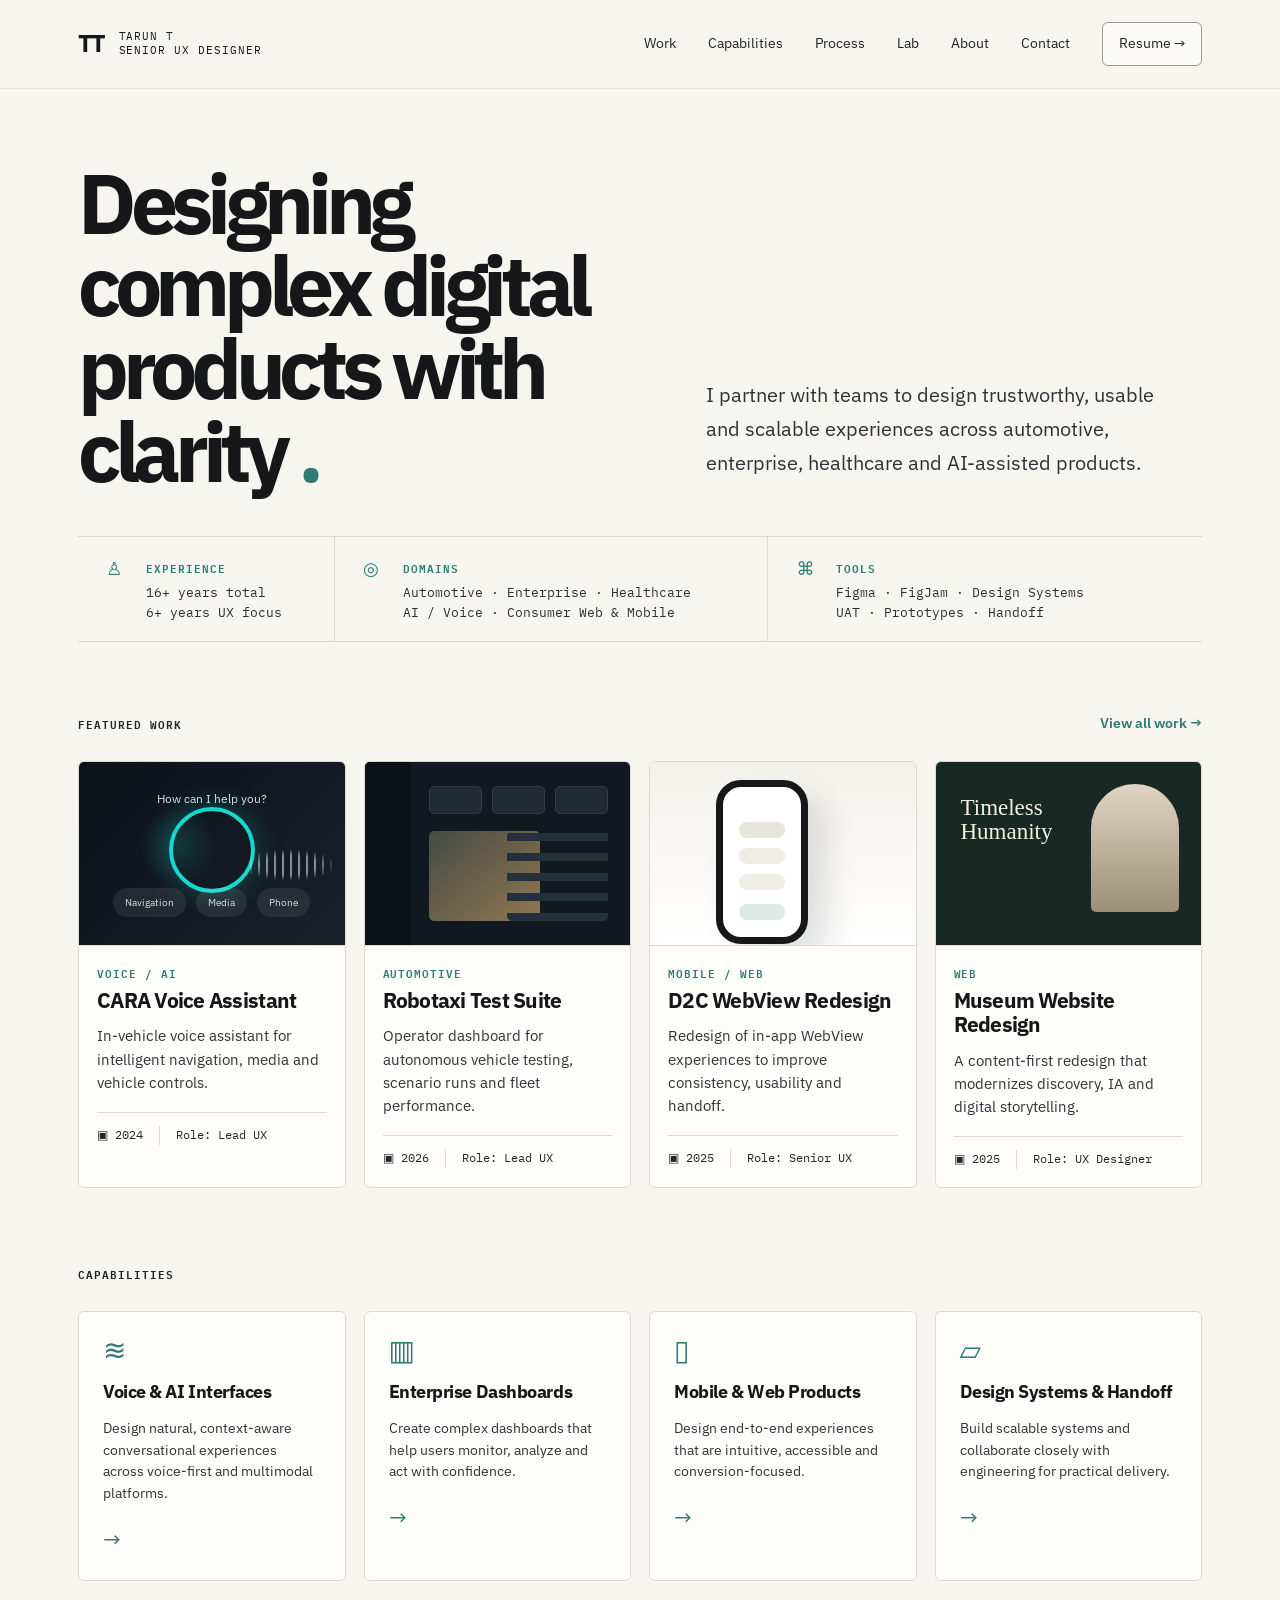
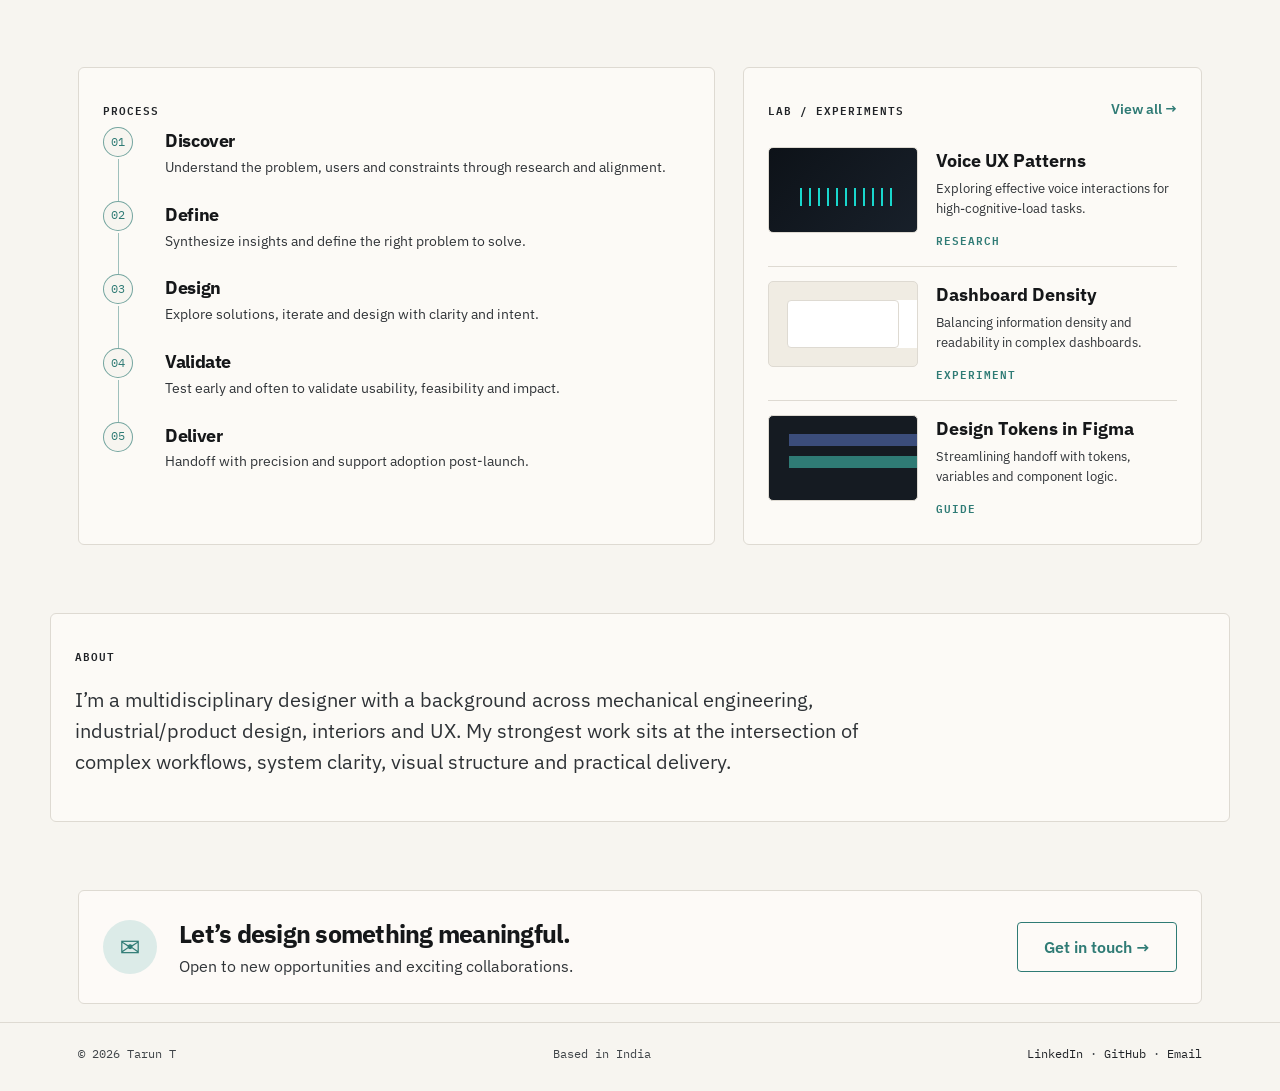
<file: index.html>
<!doctype html>
<html lang="en">
 <head>
  <meta charset="utf-8"/>
  <meta content="width=device-width,initial-scale=1" name="viewport"/>
  <meta name='robots' content='nindex, nofollow' />
  <title>
   Tarun T &mdash; UX Portfolio
  </title>
  <meta content="Senior UX designer portfolio for complex systems, dashboards, voice interfaces, automotive, healthcare and enterprise products." name="description"/>
  <link href="https://fonts.googleapis.com" rel="preconnect"/>
  <link crossorigin="" href="https://fonts.gstatic.com" rel="preconnect"/>
  <link href="https://fonts.googleapis.com/css2?family=IBM+Plex+Mono:wght@400;500;600&amp;family=IBM+Plex+Sans:wght@400;500;600;700&amp;display=swap" rel="stylesheet"/>
  <link href="assets/styles.css" rel="stylesheet"/>
 </head>
 <body>
  <header class="site-header">
   <div class="header-inner">
    <a class="brand" href="index.html">
     <span class="brand-mark">
      TT
     </span>
     <span class="brand-copy">
      Tarun T
      <br/>
      Senior UX Designer
     </span>
    </a>
    <nav class="nav">
     <a href="index.html#work">
      Work
     </a>
     <a href="index.html#capabilities">
      Capabilities
     </a>
     <a href="index.html#process">
      Process
     </a>
     <a href="index.html#lab">
      Lab
     </a>
     <a href="index.html#about">
      About
     </a>
     <a href="index.html#contact">
      Contact
     </a>
     <a class="resume-btn" href="resume.pdf">
      Resume &rarr;
     </a>
    </nav>
   </div>
  </header>
  <main>
   <section class="hero">
    <div class="wrap">
     <div class="hero-grid">
      <h1>
       Designing complex digital products with clarity
       <span class="accent-dot">
        .
       </span>
      </h1>
      <p class="hero-copy">
       I partner with teams to design trustworthy, usable and scalable experiences across automotive, enterprise, healthcare and AI-assisted products.
      </p>
     </div>
     <div class="meta-row">
      <div class="meta-item">
       <span class="meta-icon">
        ♙
       </span>
       <div>
        <span class="meta-label">
         Experience
        </span>
        <p>
         16+ years total
         <br/>
         6+ years UX focus
        </p>
       </div>
      </div>
      <div class="meta-item">
       <span class="meta-icon">
        ◎
       </span>
       <div>
        <span class="meta-label">
         Domains
        </span>
        <p>
         Automotive &middot; Enterprise &middot; Healthcare
         <br/>
         AI / Voice &middot; Consumer Web &amp; Mobile
        </p>
       </div>
      </div>
      <div class="meta-item">
       <span class="meta-icon">
        ⌘
       </span>
       <div>
        <span class="meta-label">
         Tools
        </span>
        <p>
         Figma &middot; FigJam &middot; Design Systems
         <br/>
         UAT &middot; Prototypes &middot; Handoff
        </p>
       </div>
      </div>
     </div>
    </div>
   </section>
   <section class="section" id="work">
    <div class="wrap">
     <div class="section-head">
      <h2 class="section-title">
       Featured Work
      </h2>
      <a class="view-link" href="#work">
       View all work &rarr;
      </a>
     </div>
     <div class="project-grid">
      <article class="project-card">
       <a href="case-cara.html">
        <div class="project-thumb preview-cara">
         <div class="voice-q">
          How can I help you?
         </div>
         <div class="voice-ring">
         </div>
         <div class="wave">
         </div>
         <div class="voice-chips">
          <span>
           Navigation
          </span>
          <span>
           Media
          </span>
          <span>
           Phone
          </span>
         </div>
        </div>
        <div class="project-info">
         <div class="label">
          VOICE / AI
         </div>
         <h3>
          CARA Voice Assistant
         </h3>
         <p>
          In-vehicle voice assistant for intelligent navigation, media and vehicle controls.
         </p>
         <div class="card-meta">
          <span>
           ▣ 2024
          </span>
          <span>
           Role: Lead UX
          </span>
         </div>
        </div>
       </a>
      </article>
      <article class="project-card">
       <a href="case-robotaxi.html">
        <div class="project-thumb preview-dashboard">
         <div class="dash-top">
          <span>
          </span>
          <span>
          </span>
          <span>
          </span>
         </div>
         <div class="dash-map">
         </div>
         <div class="dash-lines">
         </div>
        </div>
        <div class="project-info">
         <div class="label">
          AUTOMOTIVE
         </div>
         <h3>
          Robotaxi Test Suite
         </h3>
         <p>
          Operator dashboard for autonomous vehicle testing, scenario runs and fleet performance.
         </p>
         <div class="card-meta">
          <span>
           ▣ 2026
          </span>
          <span>
           Role: Lead UX
          </span>
         </div>
        </div>
       </a>
      </article>
      <article class="project-card">
       <a href="case-d2c.html">
        <div class="project-thumb preview-webview">
         <div class="phone">
         </div>
        </div>
        <div class="project-info">
         <div class="label">
          MOBILE / WEB
         </div>
         <h3>
          D2C WebView Redesign
         </h3>
         <p>
          Redesign of in-app WebView experiences to improve consistency, usability and handoff.
         </p>
         <div class="card-meta">
          <span>
           ▣ 2025
          </span>
          <span>
           Role: Senior UX
          </span>
         </div>
        </div>
       </a>
      </article>
      <article class="project-card">
       <a href="case-museum.html">
        <div class="project-thumb preview-museum">
        </div>
        <div class="project-info">
         <div class="label">
          WEB
         </div>
         <h3>
          Museum Website Redesign
         </h3>
         <p>
          A content-first redesign that modernizes discovery, IA and digital storytelling.
         </p>
         <div class="card-meta">
          <span>
           ▣ 2025
          </span>
          <span>
           Role: UX Designer
          </span>
         </div>
        </div>
       </a>
      </article>
     </div>
    </div>
   </section>
   <section class="section" id="capabilities">
    <div class="wrap">
     <div class="section-head">
      <h2 class="section-title">
       Capabilities
      </h2>
     </div>
     <div class="cap-grid">
      <article class="cap-card">
       <div class="cap-icon">
        &apid;
       </div>
       <h3>
        Voice &amp; AI Interfaces
       </h3>
       <p>
        Design natural, context-aware conversational experiences across voice-first and multimodal platforms.
       </p>
       <span class="arrow">
        &rarr;
       </span>
      </article>
      <article class="cap-card">
       <div class="cap-icon">
        ▥
       </div>
       <h3>
        Enterprise Dashboards
       </h3>
       <p>
        Create complex dashboards that help users monitor, analyze and act with confidence.
       </p>
       <span class="arrow">
        &rarr;
       </span>
      </article>
      <article class="cap-card">
       <div class="cap-icon">
        ▯
       </div>
       <h3>
        Mobile &amp; Web Products
       </h3>
       <p>
        Design end-to-end experiences that are intuitive, accessible and conversion-focused.
       </p>
       <span class="arrow">
        &rarr;
       </span>
      </article>
      <article class="cap-card">
       <div class="cap-icon">
        &fltns;
       </div>
       <h3>
        Design Systems &amp; Handoff
       </h3>
       <p>
        Build scalable systems and collaborate closely with engineering for practical delivery.
       </p>
       <span class="arrow">
        &rarr;
       </span>
      </article>
     </div>
    </div>
   </section>
   <section class="section" id="process">
    <div class="wrap below-grid">
     <div class="panel">
      <h2 class="section-title">
       Process
      </h2>
      <div class="process-list">
       <div class="process-step">
        <span class="num">
         01
        </span>
        <div>
         <h3>
          Discover
         </h3>
         <p>
          Understand the problem, users and constraints through research and alignment.
         </p>
        </div>
       </div>
       <div class="process-step">
        <span class="num">
         02
        </span>
        <div>
         <h3>
          Define
         </h3>
         <p>
          Synthesize insights and define the right problem to solve.
         </p>
        </div>
       </div>
       <div class="process-step">
        <span class="num">
         03
        </span>
        <div>
         <h3>
          Design
         </h3>
         <p>
          Explore solutions, iterate and design with clarity and intent.
         </p>
        </div>
       </div>
       <div class="process-step">
        <span class="num">
         04
        </span>
        <div>
         <h3>
          Validate
         </h3>
         <p>
          Test early and often to validate usability, feasibility and impact.
         </p>
        </div>
       </div>
       <div class="process-step">
        <span class="num">
         05
        </span>
        <div>
         <h3>
          Deliver
         </h3>
         <p>
          Handoff with precision and support adoption post-launch.
         </p>
        </div>
       </div>
      </div>
     </div>
     <div class="panel" id="lab">
      <div class="section-head">
       <h2 class="section-title">
        Lab / Experiments
       </h2>
       <a class="view-link" href="#lab">
        View all &rarr;
       </a>
      </div>
      <div class="lab-list">
       <article class="lab-item">
        <div class="lab-thumb voice">
        </div>
        <div>
         <h3>
          Voice UX Patterns
         </h3>
         <p>
          Exploring effective voice interactions for high-cognitive-load tasks.
         </p>
         <span class="small-mono">
          Research
         </span>
        </div>
       </article>
       <article class="lab-item">
        <div class="lab-thumb light">
        </div>
        <div>
         <h3>
          Dashboard Density
         </h3>
         <p>
          Balancing information density and readability in complex dashboards.
         </p>
         <span class="small-mono">
          Experiment
         </span>
        </div>
       </article>
       <article class="lab-item">
        <div class="lab-thumb tokens">
        </div>
        <div>
         <h3>
          Design Tokens in Figma
         </h3>
         <p>
          Streamlining handoff with tokens, variables and component logic.
         </p>
         <span class="small-mono">
          Guide
         </span>
        </div>
       </article>
      </div>
     </div>
    </div>
   </section>
   <section class="section" id="about">
    <div class="wrap panel">
     <h2 class="section-title">
      About
     </h2>
     <p style="font-size:20px;max-width:860px;color:#2e3236">
      I&rsquo;m a multidisciplinary designer with a background across mechanical engineering, industrial/product design, interiors and UX. My strongest work sits at the intersection of complex workflows, system clarity, visual structure and practical delivery.
     </p>
    </div>
   </section>
   <section class="cta" id="contact">
    <div class="wrap">
     <div class="cta-card">
      <div class="cta-left">
       <div class="mail-icon">
        ✉
       </div>
       <div>
        <h2>
         Let&rsquo;s design something meaningful.
        </h2>
        <p>
         Open to new opportunities and exciting collaborations.
        </p>
       </div>
      </div>
      <a class="button" href="mailto:tarunjt@gmail.com">
       Get in touch &rarr;
      </a>
     </div>
    </div>
   </section>
  </main>
  <footer class="footer">
   <div class="footer-inner wrap">
    <span>
     &copy; 2026 Tarun T
    </span>
    <span>
     Based in India
    </span>
    <span>
     <a href="#">
      LinkedIn
     </a>
     &middot;
     <a href="#">
      GitHub
     </a>
     &middot;
     <a href="mailto:tarunjt@gmail.com">
      Email
     </a>
    </span>
   </div>
  </footer>
  <script src="assets/script.js">
  </script>
 </body>
</html>
</file>
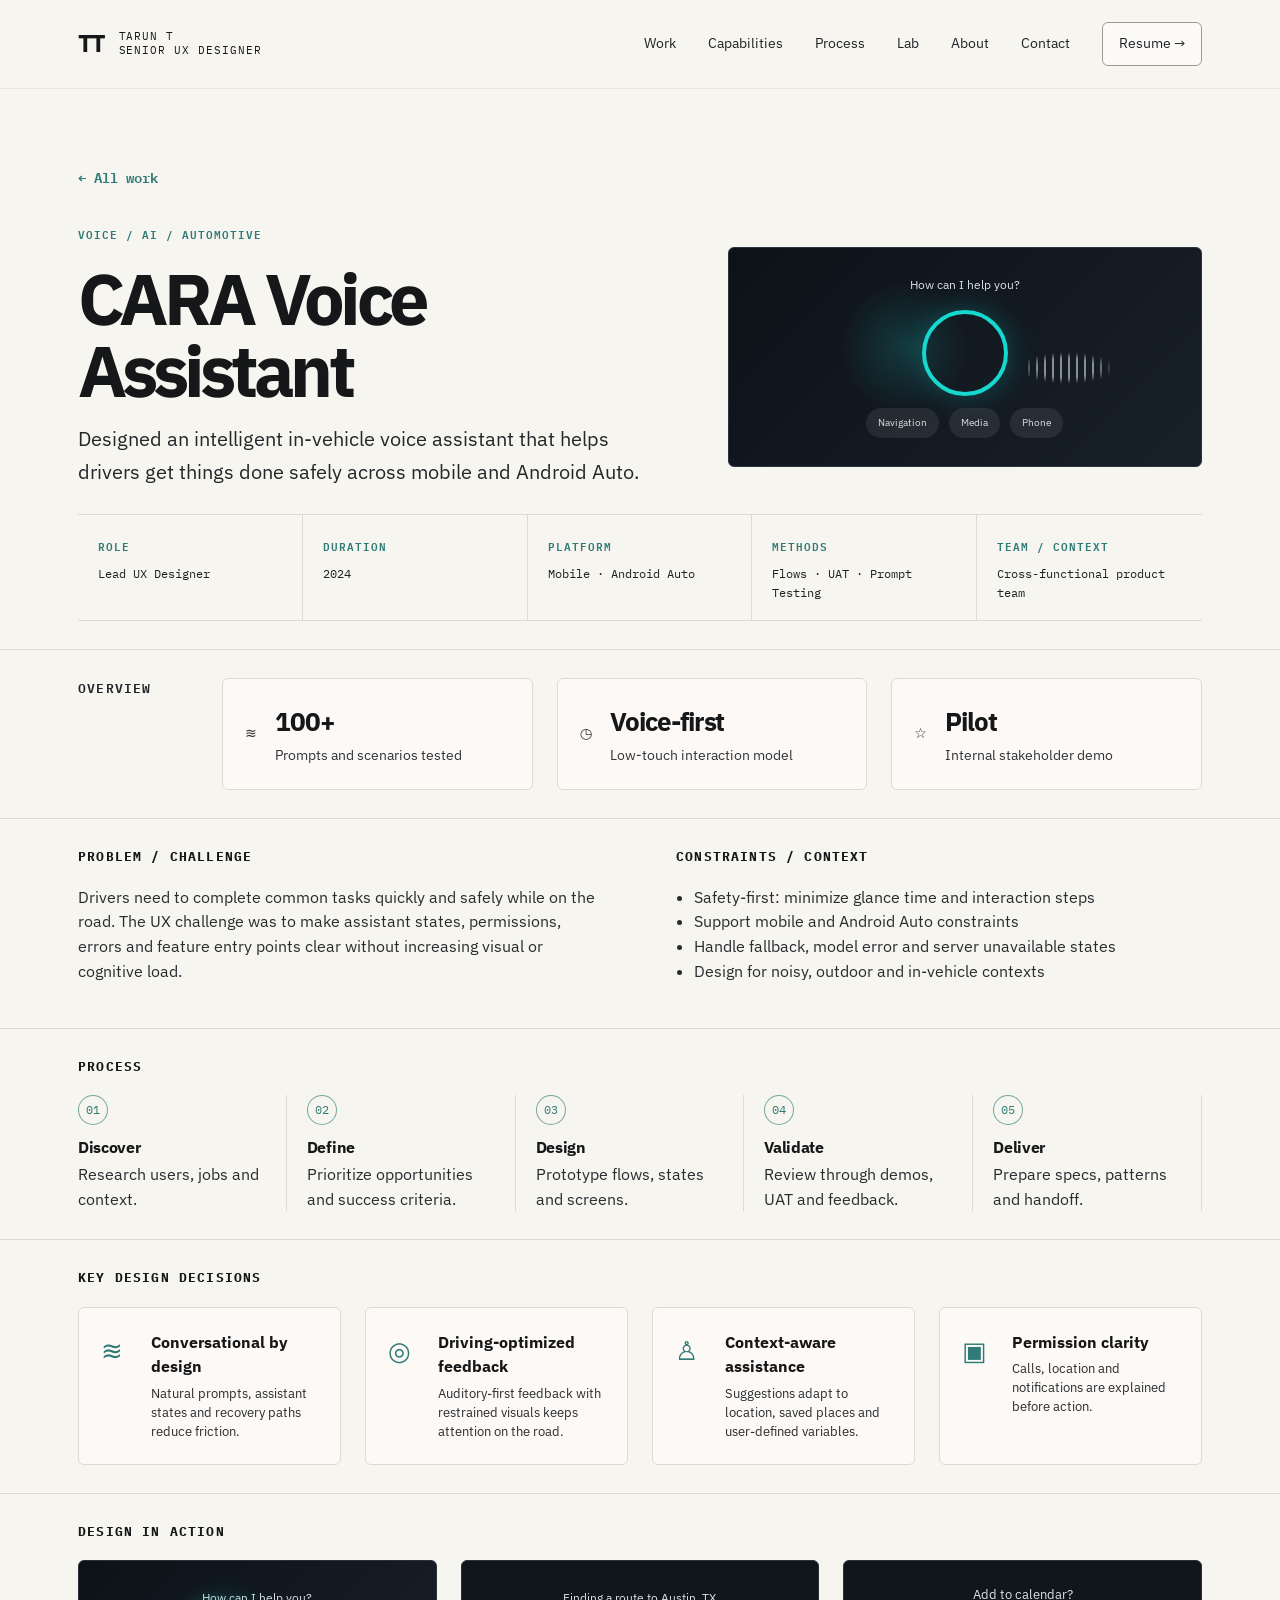
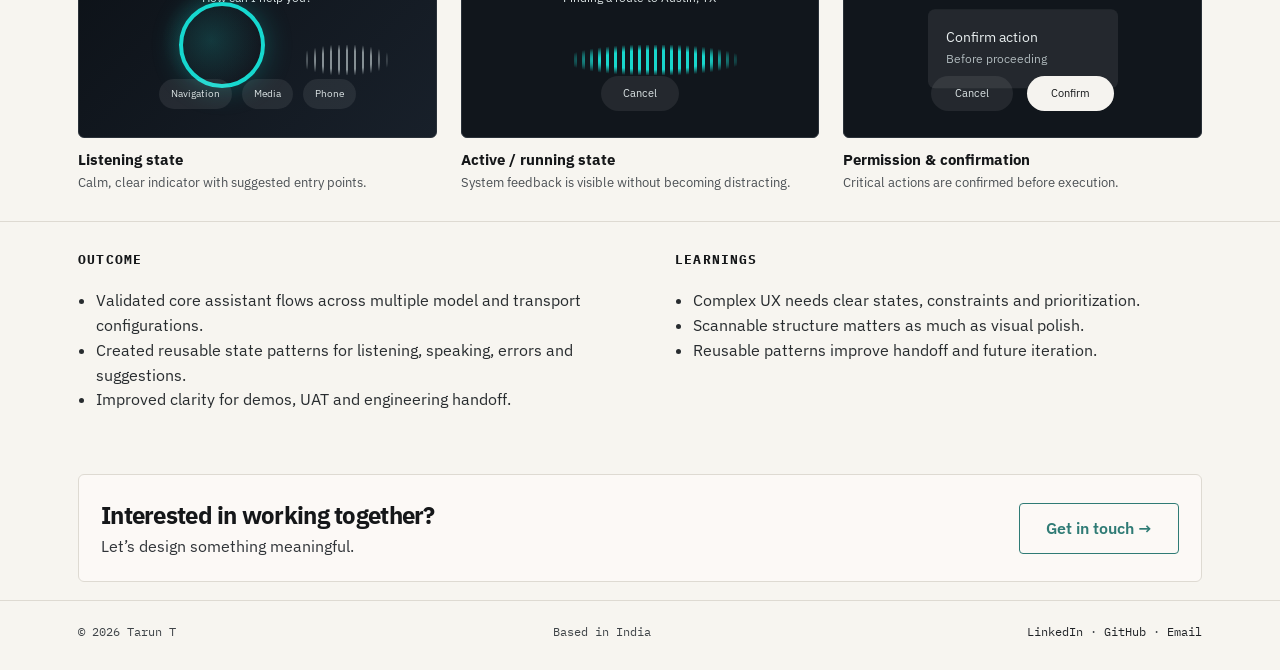
<file: case-cara.html>
<!doctype html>
<html lang="en">
 <head>
  <meta charset="utf-8"/>
  <meta content="width=device-width,initial-scale=1" name="viewport"/>
  <title>
   CARA Voice Assistant &mdash; Tarun T
  </title>
  <link href="https://fonts.googleapis.com" rel="preconnect"/>
  <link crossorigin="" href="https://fonts.gstatic.com" rel="preconnect"/>
  <link href="https://fonts.googleapis.com/css2?family=IBM+Plex+Mono:wght@400;500;600&amp;family=IBM+Plex+Sans:wght@400;500;600;700&amp;display=swap" rel="stylesheet"/>
  <link href="assets/styles.css" rel="stylesheet"/>
 </head>
 <body>
  <header class="site-header">
   <div class="header-inner">
    <a class="brand" href="index.html">
     <span class="brand-mark">
      TT
     </span>
     <span class="brand-copy">
      Tarun T
      <br/>
      Senior UX Designer
     </span>
    </a>
    <nav class="nav">
     <a href="index.html#work">
      Work
     </a>
     <a href="index.html#capabilities">
      Capabilities
     </a>
     <a href="index.html#process">
      Process
     </a>
     <a href="index.html#lab">
      Lab
     </a>
     <a href="index.html#about">
      About
     </a>
     <a href="index.html#contact">
      Contact
     </a>
     <a class="resume-btn" href="resume.pdf">
      Resume &rarr;
     </a>
    </nav>
   </div>
  </header>
  <main class="case-main">
   <section class="case-hero">
    <div class="wrap">
     <a class="back-link" href="index.html#work">
      &larr; All work
     </a>
     <div class="case-hero-grid">
      <div>
       <div class="eyebrow">
        VOICE / AI / AUTOMOTIVE
       </div>
       <h1>
        CARA Voice Assistant
       </h1>
       <p class="case-summary">
        Designed an intelligent in-vehicle voice assistant that helps drivers get things done safely across mobile and Android Auto.
       </p>
      </div>
      <div class="case-cover voice-ui">
       <div class="voice-q">
        How can I help you?
       </div>
       <div class="voice-ring">
       </div>
       <div class="wave">
       </div>
       <div class="voice-chips">
        <span>
         Navigation
        </span>
        <span>
         Media
        </span>
        <span>
         Phone
        </span>
       </div>
      </div>
     </div>
     <div class="case-meta">
      <div class="meta-item">
       <span class="meta-label">
        Role
       </span>
       <p>
        Lead UX Designer
       </p>
      </div>
      <div class="meta-item">
       <span class="meta-label">
        Duration
       </span>
       <p>
        2024
       </p>
      </div>
      <div class="meta-item">
       <span class="meta-label">
        Platform
       </span>
       <p>
        Mobile &middot; Android Auto
       </p>
      </div>
      <div class="meta-item">
       <span class="meta-label">
        Methods
       </span>
       <p>
        Flows &middot; UAT &middot; Prompt Testing
       </p>
      </div>
      <div class="meta-item">
       <span class="meta-label">
        Team / Context
       </span>
       <p>
        Cross-functional product team
       </p>
      </div>
     </div>
    </div>
   </section>
   <section class="case-section">
    <div class="wrap overview">
     <h2 class="section-title">
      Overview
     </h2>
     <article class="stat-card">
      <span class="stat-icon">
       &apid;
      </span>
      <div>
       <strong>
        100+
       </strong>
       <span>
        Prompts and scenarios tested
       </span>
      </div>
     </article>
     <article class="stat-card">
      <span class="stat-icon">
       ◷
      </span>
      <div>
       <strong>
        Voice-first
       </strong>
       <span>
        Low-touch interaction model
       </span>
      </div>
     </article>
     <article class="stat-card">
      <span class="stat-icon">
       &star;
      </span>
      <div>
       <strong>
        Pilot
       </strong>
       <span>
        Internal stakeholder demo
       </span>
      </div>
     </article>
    </div>
   </section>
   <section class="case-section">
    <div class="wrap case-two">
     <div>
      <h2>
       Problem / Challenge
      </h2>
      <p>
       Drivers need to complete common tasks quickly and safely while on the road. The UX challenge was to make assistant states, permissions, errors and feature entry points clear without increasing visual or cognitive load.
      </p>
     </div>
     <div>
      <h2>
       Constraints / Context
      </h2>
      <ul>
       <li>
        Safety-first: minimize glance time and interaction steps
       </li>
       <li>
        Support mobile and Android Auto constraints
       </li>
       <li>
        Handle fallback, model error and server unavailable states
       </li>
       <li>
        Design for noisy, outdoor and in-vehicle contexts
       </li>
      </ul>
     </div>
    </div>
   </section>
   <section class="case-section">
    <div class="wrap">
     <h2>
      Process
     </h2>
     <div class="case-process">
      <div class="process-step">
       <span class="num">
        01
       </span>
       <h3>
        Discover
       </h3>
       <p>
        Research users, jobs and context.
       </p>
      </div>
      <div class="process-step">
       <span class="num">
        02
       </span>
       <h3>
        Define
       </h3>
       <p>
        Prioritize opportunities and success criteria.
       </p>
      </div>
      <div class="process-step">
       <span class="num">
        03
       </span>
       <h3>
        Design
       </h3>
       <p>
        Prototype flows, states and screens.
       </p>
      </div>
      <div class="process-step">
       <span class="num">
        04
       </span>
       <h3>
        Validate
       </h3>
       <p>
        Review through demos, UAT and feedback.
       </p>
      </div>
      <div class="process-step">
       <span class="num">
        05
       </span>
       <h3>
        Deliver
       </h3>
       <p>
        Prepare specs, patterns and handoff.
       </p>
      </div>
     </div>
    </div>
   </section>
   <section class="case-section">
    <div class="wrap">
     <h2>
      Key Design Decisions
     </h2>
     <div class="decision-grid">
      <article class="decision">
       <span class="stat-icon">
        &apid;
       </span>
       <div>
        <h3>
         Conversational by design
        </h3>
        <p>
         Natural prompts, assistant states and recovery paths reduce friction.
        </p>
       </div>
      </article>
      <article class="decision">
       <span class="stat-icon">
        ◎
       </span>
       <div>
        <h3>
         Driving-optimized feedback
        </h3>
        <p>
         Auditory-first feedback with restrained visuals keeps attention on the road.
        </p>
       </div>
      </article>
      <article class="decision">
       <span class="stat-icon">
        ♙
       </span>
       <div>
        <h3>
         Context-aware assistance
        </h3>
        <p>
         Suggestions adapt to location, saved places and user-defined variables.
        </p>
       </div>
      </article>
      <article class="decision">
       <span class="stat-icon">
        ▣
       </span>
       <div>
        <h3>
         Permission clarity
        </h3>
        <p>
         Calls, location and notifications are explained before action.
        </p>
       </div>
      </article>
     </div>
    </div>
   </section>
   <section class="case-section">
    <div class="wrap">
     <h2>
      Design in Action
     </h2>
     <div class="screen-grid">
      <article class="screen-card">
       <div class="screen listen voice-ui">
        <div class="voice-q">
         How can I help you?
        </div>
        <div class="voice-ring">
        </div>
        <div class="wave">
        </div>
        <div class="voice-chips">
         <span>
          Navigation
         </span>
         <span>
          Media
         </span>
         <span>
          Phone
         </span>
        </div>
       </div>
       <h3>
        Listening state
       </h3>
       <p>
        Calm, clear indicator with suggested entry points.
       </p>
      </article>
      <article class="screen-card">
       <div class="screen speaking">
        <div class="wave">
        </div>
       </div>
       <h3>
        Active / running state
       </h3>
       <p>
        System feedback is visible without becoming distracting.
       </p>
      </article>
      <article class="screen-card">
       <div class="screen prompt">
        <div class="prompt-card">
         Confirm action
         <br/>
         <span style="color:#aeb8bb;font-size:12px">
          Before proceeding
         </span>
        </div>
        <div class="prompt-actions">
         <span>
          Cancel
         </span>
         <span>
          Confirm
         </span>
        </div>
       </div>
       <h3>
        Permission &amp; confirmation
       </h3>
       <p>
        Critical actions are confirmed before execution.
       </p>
      </article>
     </div>
    </div>
   </section>
   <section class="case-section">
    <div class="wrap outcome-grid">
     <div>
      <h2>
       Outcome
      </h2>
      <ul>
       <li>
        Validated core assistant flows across multiple model and transport configurations.
       </li>
       <li>
        Created reusable state patterns for listening, speaking, errors and suggestions.
       </li>
       <li>
        Improved clarity for demos, UAT and engineering handoff.
       </li>
      </ul>
     </div>
     <div>
      <h2>
       Learnings
      </h2>
      <ul>
       <li>
        Complex UX needs clear states, constraints and prioritization.
       </li>
       <li>
        Scannable structure matters as much as visual polish.
       </li>
       <li>
        Reusable patterns improve handoff and future iteration.
       </li>
      </ul>
     </div>
    </div>
   </section>
   <section class="cta">
    <div class="wrap">
     <div class="next-row">
      <div>
       <h2>
        Interested in working together?
       </h2>
       <p>
        Let&rsquo;s design something meaningful.
       </p>
      </div>
      <a class="button" href="mailto:your.email@example.com">
       Get in touch &rarr;
      </a>
     </div>
    </div>
   </section>
  </main>
  <footer class="footer">
   <div class="footer-inner wrap">
    <span>
     &copy; 2026 Tarun T
    </span>
    <span>
     Based in India
    </span>
    <span>
     <a href="#">
      LinkedIn
     </a>
     &middot;
     <a href="#">
      GitHub
     </a>
     &middot;
     <a href="mailto:your.email@example.com">
      Email
     </a>
    </span>
   </div>
  </footer>
  <script src="assets/script.js">
  </script>
 </body>
</html>
</file>
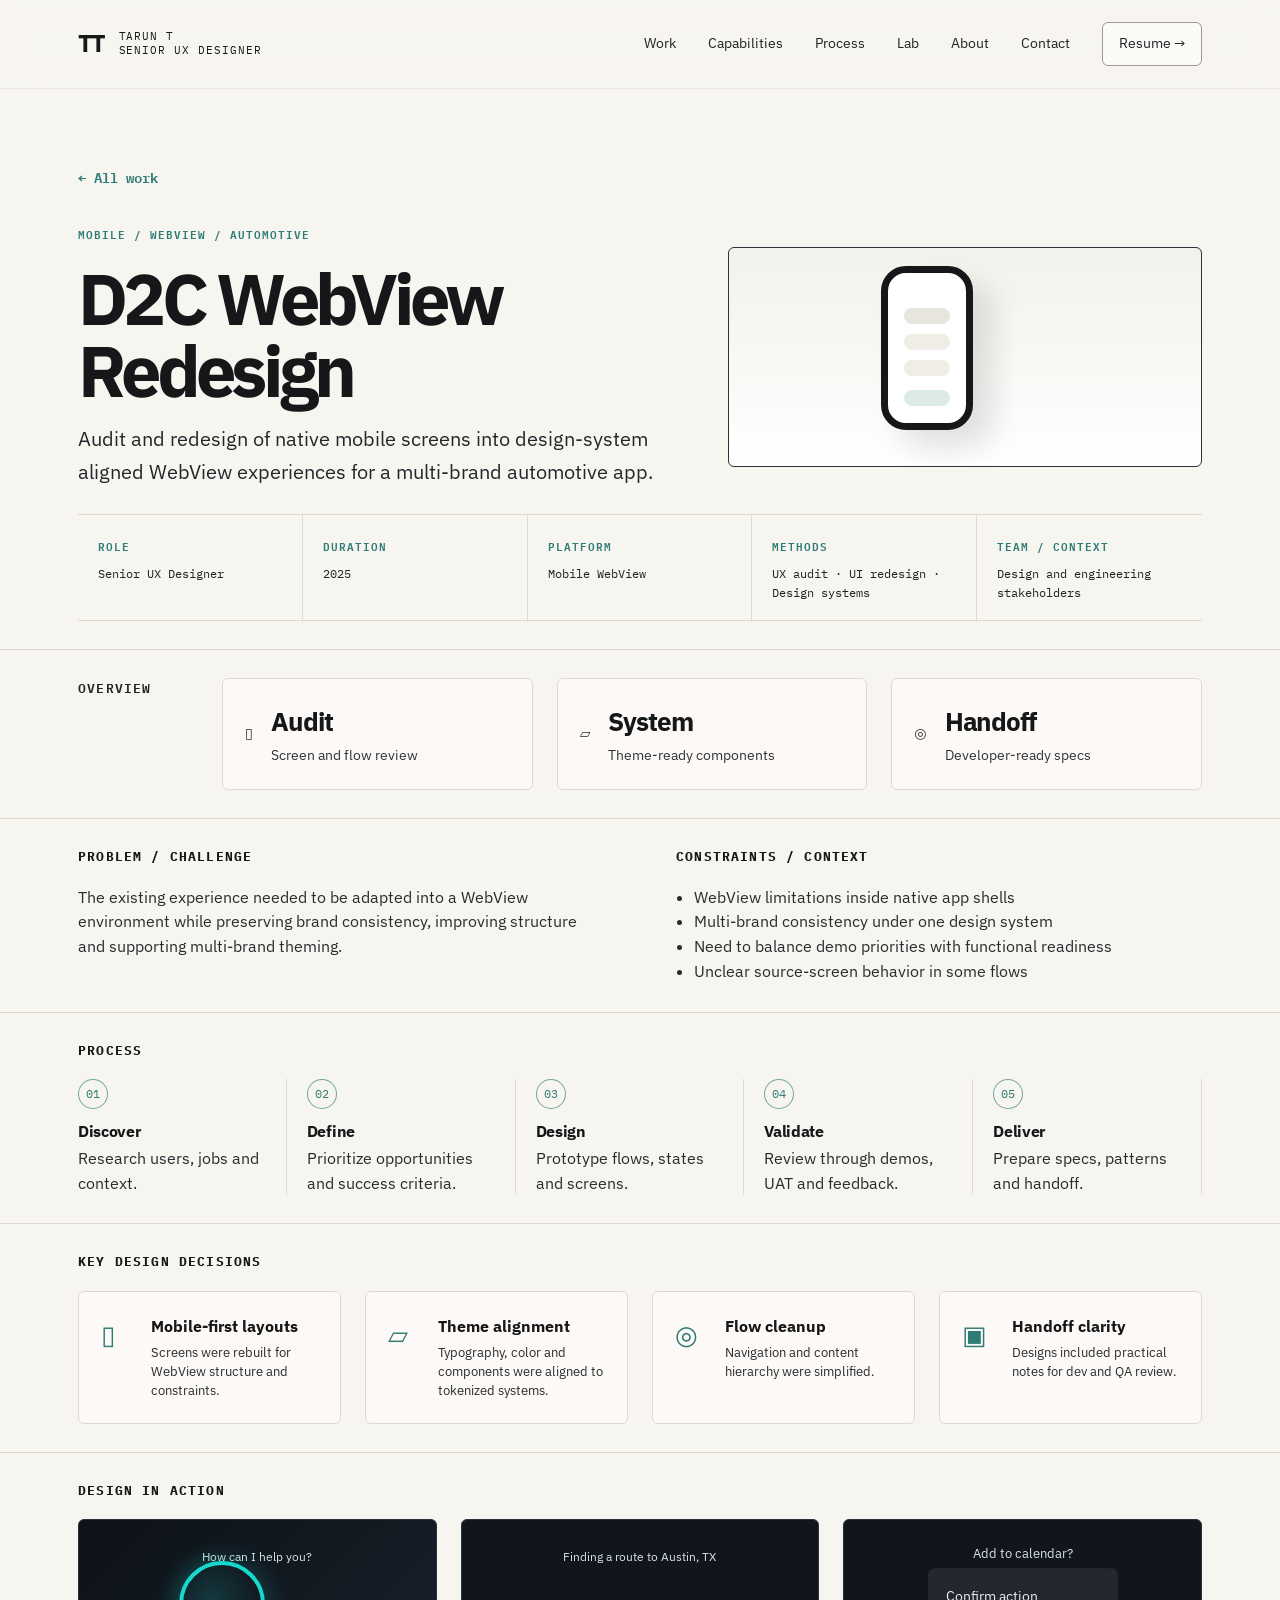
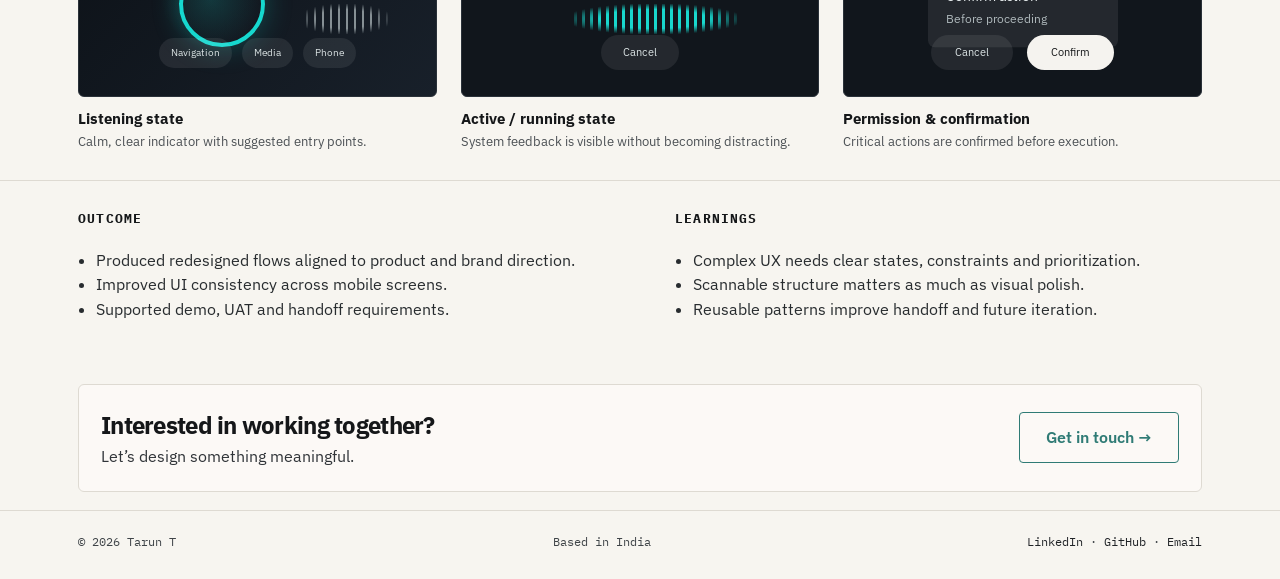
<file: case-d2c.html>
<!doctype html>
<html lang="en">
 <head>
  <meta charset="utf-8"/>
  <meta content="width=device-width,initial-scale=1" name="viewport"/>
  <title>
   D2C WebView Redesign &mdash; Tarun T
  </title>
  <link href="https://fonts.googleapis.com" rel="preconnect"/>
  <link crossorigin="" href="https://fonts.gstatic.com" rel="preconnect"/>
  <link href="https://fonts.googleapis.com/css2?family=IBM+Plex+Mono:wght@400;500;600&amp;family=IBM+Plex+Sans:wght@400;500;600;700&amp;display=swap" rel="stylesheet"/>
  <link href="assets/styles.css" rel="stylesheet"/>
 </head>
 <body>
  <header class="site-header">
   <div class="header-inner">
    <a class="brand" href="index.html">
     <span class="brand-mark">
      TT
     </span>
     <span class="brand-copy">
      Tarun T
      <br/>
      Senior UX Designer
     </span>
    </a>
    <nav class="nav">
     <a href="index.html#work">
      Work
     </a>
     <a href="index.html#capabilities">
      Capabilities
     </a>
     <a href="index.html#process">
      Process
     </a>
     <a href="index.html#lab">
      Lab
     </a>
     <a href="index.html#about">
      About
     </a>
     <a href="index.html#contact">
      Contact
     </a>
     <a class="resume-btn" href="resume.pdf">
      Resume &rarr;
     </a>
    </nav>
   </div>
  </header>
  <main class="case-main">
   <section class="case-hero">
    <div class="wrap">
     <a class="back-link" href="index.html#work">
      &larr; All work
     </a>
     <div class="case-hero-grid">
      <div>
       <div class="eyebrow">
        MOBILE / WEBVIEW / AUTOMOTIVE
       </div>
       <h1>
        D2C WebView Redesign
       </h1>
       <p class="case-summary">
        Audit and redesign of native mobile screens into design-system aligned WebView experiences for a multi-brand automotive app.
       </p>
      </div>
      <div class="case-cover preview-webview">
       <div class="phone">
       </div>
      </div>
     </div>
     <div class="case-meta">
      <div class="meta-item">
       <span class="meta-label">
        Role
       </span>
       <p>
        Senior UX Designer
       </p>
      </div>
      <div class="meta-item">
       <span class="meta-label">
        Duration
       </span>
       <p>
        2025
       </p>
      </div>
      <div class="meta-item">
       <span class="meta-label">
        Platform
       </span>
       <p>
        Mobile WebView
       </p>
      </div>
      <div class="meta-item">
       <span class="meta-label">
        Methods
       </span>
       <p>
        UX audit &middot; UI redesign &middot; Design systems
       </p>
      </div>
      <div class="meta-item">
       <span class="meta-label">
        Team / Context
       </span>
       <p>
        Design and engineering stakeholders
       </p>
      </div>
     </div>
    </div>
   </section>
   <section class="case-section">
    <div class="wrap overview">
     <h2 class="section-title">
      Overview
     </h2>
     <article class="stat-card">
      <span class="stat-icon">
       ▯
      </span>
      <div>
       <strong>
        Audit
       </strong>
       <span>
        Screen and flow review
       </span>
      </div>
     </article>
     <article class="stat-card">
      <span class="stat-icon">
       &fltns;
      </span>
      <div>
       <strong>
        System
       </strong>
       <span>
        Theme-ready components
       </span>
      </div>
     </article>
     <article class="stat-card">
      <span class="stat-icon">
       ◎
      </span>
      <div>
       <strong>
        Handoff
       </strong>
       <span>
        Developer-ready specs
       </span>
      </div>
     </article>
    </div>
   </section>
   <section class="case-section">
    <div class="wrap case-two">
     <div>
      <h2>
       Problem / Challenge
      </h2>
      <p>
       The existing experience needed to be adapted into a WebView environment while preserving brand consistency, improving structure and supporting multi-brand theming.
      </p>
     </div>
     <div>
      <h2>
       Constraints / Context
      </h2>
      <ul>
       <li>
        WebView limitations inside native app shells
       </li>
       <li>
        Multi-brand consistency under one design system
       </li>
       <li>
        Need to balance demo priorities with functional readiness
       </li>
       <li>
        Unclear source-screen behavior in some flows
       </li>
      </ul>
     </div>
    </div>
   </section>
   <section class="case-section">
    <div class="wrap">
     <h2>
      Process
     </h2>
     <div class="case-process">
      <div class="process-step">
       <span class="num">
        01
       </span>
       <h3>
        Discover
       </h3>
       <p>
        Research users, jobs and context.
       </p>
      </div>
      <div class="process-step">
       <span class="num">
        02
       </span>
       <h3>
        Define
       </h3>
       <p>
        Prioritize opportunities and success criteria.
       </p>
      </div>
      <div class="process-step">
       <span class="num">
        03
       </span>
       <h3>
        Design
       </h3>
       <p>
        Prototype flows, states and screens.
       </p>
      </div>
      <div class="process-step">
       <span class="num">
        04
       </span>
       <h3>
        Validate
       </h3>
       <p>
        Review through demos, UAT and feedback.
       </p>
      </div>
      <div class="process-step">
       <span class="num">
        05
       </span>
       <h3>
        Deliver
       </h3>
       <p>
        Prepare specs, patterns and handoff.
       </p>
      </div>
     </div>
    </div>
   </section>
   <section class="case-section">
    <div class="wrap">
     <h2>
      Key Design Decisions
     </h2>
     <div class="decision-grid">
      <article class="decision">
       <span class="stat-icon">
        ▯
       </span>
       <div>
        <h3>
         Mobile-first layouts
        </h3>
        <p>
         Screens were rebuilt for WebView structure and constraints.
        </p>
       </div>
      </article>
      <article class="decision">
       <span class="stat-icon">
        &fltns;
       </span>
       <div>
        <h3>
         Theme alignment
        </h3>
        <p>
         Typography, color and components were aligned to tokenized systems.
        </p>
       </div>
      </article>
      <article class="decision">
       <span class="stat-icon">
        ◎
       </span>
       <div>
        <h3>
         Flow cleanup
        </h3>
        <p>
         Navigation and content hierarchy were simplified.
        </p>
       </div>
      </article>
      <article class="decision">
       <span class="stat-icon">
        ▣
       </span>
       <div>
        <h3>
         Handoff clarity
        </h3>
        <p>
         Designs included practical notes for dev and QA review.
        </p>
       </div>
      </article>
     </div>
    </div>
   </section>
   <section class="case-section">
    <div class="wrap">
     <h2>
      Design in Action
     </h2>
     <div class="screen-grid">
      <article class="screen-card">
       <div class="screen listen voice-ui">
        <div class="voice-q">
         How can I help you?
        </div>
        <div class="voice-ring">
        </div>
        <div class="wave">
        </div>
        <div class="voice-chips">
         <span>
          Navigation
         </span>
         <span>
          Media
         </span>
         <span>
          Phone
         </span>
        </div>
       </div>
       <h3>
        Listening state
       </h3>
       <p>
        Calm, clear indicator with suggested entry points.
       </p>
      </article>
      <article class="screen-card">
       <div class="screen speaking">
        <div class="wave">
        </div>
       </div>
       <h3>
        Active / running state
       </h3>
       <p>
        System feedback is visible without becoming distracting.
       </p>
      </article>
      <article class="screen-card">
       <div class="screen prompt">
        <div class="prompt-card">
         Confirm action
         <br/>
         <span style="color:#aeb8bb;font-size:12px">
          Before proceeding
         </span>
        </div>
        <div class="prompt-actions">
         <span>
          Cancel
         </span>
         <span>
          Confirm
         </span>
        </div>
       </div>
       <h3>
        Permission &amp; confirmation
       </h3>
       <p>
        Critical actions are confirmed before execution.
       </p>
      </article>
     </div>
    </div>
   </section>
   <section class="case-section">
    <div class="wrap outcome-grid">
     <div>
      <h2>
       Outcome
      </h2>
      <ul>
       <li>
        Produced redesigned flows aligned to product and brand direction.
       </li>
       <li>
        Improved UI consistency across mobile screens.
       </li>
       <li>
        Supported demo, UAT and handoff requirements.
       </li>
      </ul>
     </div>
     <div>
      <h2>
       Learnings
      </h2>
      <ul>
       <li>
        Complex UX needs clear states, constraints and prioritization.
       </li>
       <li>
        Scannable structure matters as much as visual polish.
       </li>
       <li>
        Reusable patterns improve handoff and future iteration.
       </li>
      </ul>
     </div>
    </div>
   </section>
   <section class="cta">
    <div class="wrap">
     <div class="next-row">
      <div>
       <h2>
        Interested in working together?
       </h2>
       <p>
        Let&rsquo;s design something meaningful.
       </p>
      </div>
      <a class="button" href="mailto:your.email@example.com">
       Get in touch &rarr;
      </a>
     </div>
    </div>
   </section>
  </main>
  <footer class="footer">
   <div class="footer-inner wrap">
    <span>
     &copy; 2026 Tarun T
    </span>
    <span>
     Based in India
    </span>
    <span>
     <a href="#">
      LinkedIn
     </a>
     &middot;
     <a href="#">
      GitHub
     </a>
     &middot;
     <a href="mailto:your.email@example.com">
      Email
     </a>
    </span>
   </div>
  </footer>
  <script src="assets/script.js">
  </script>
 </body>
</html>
</file>
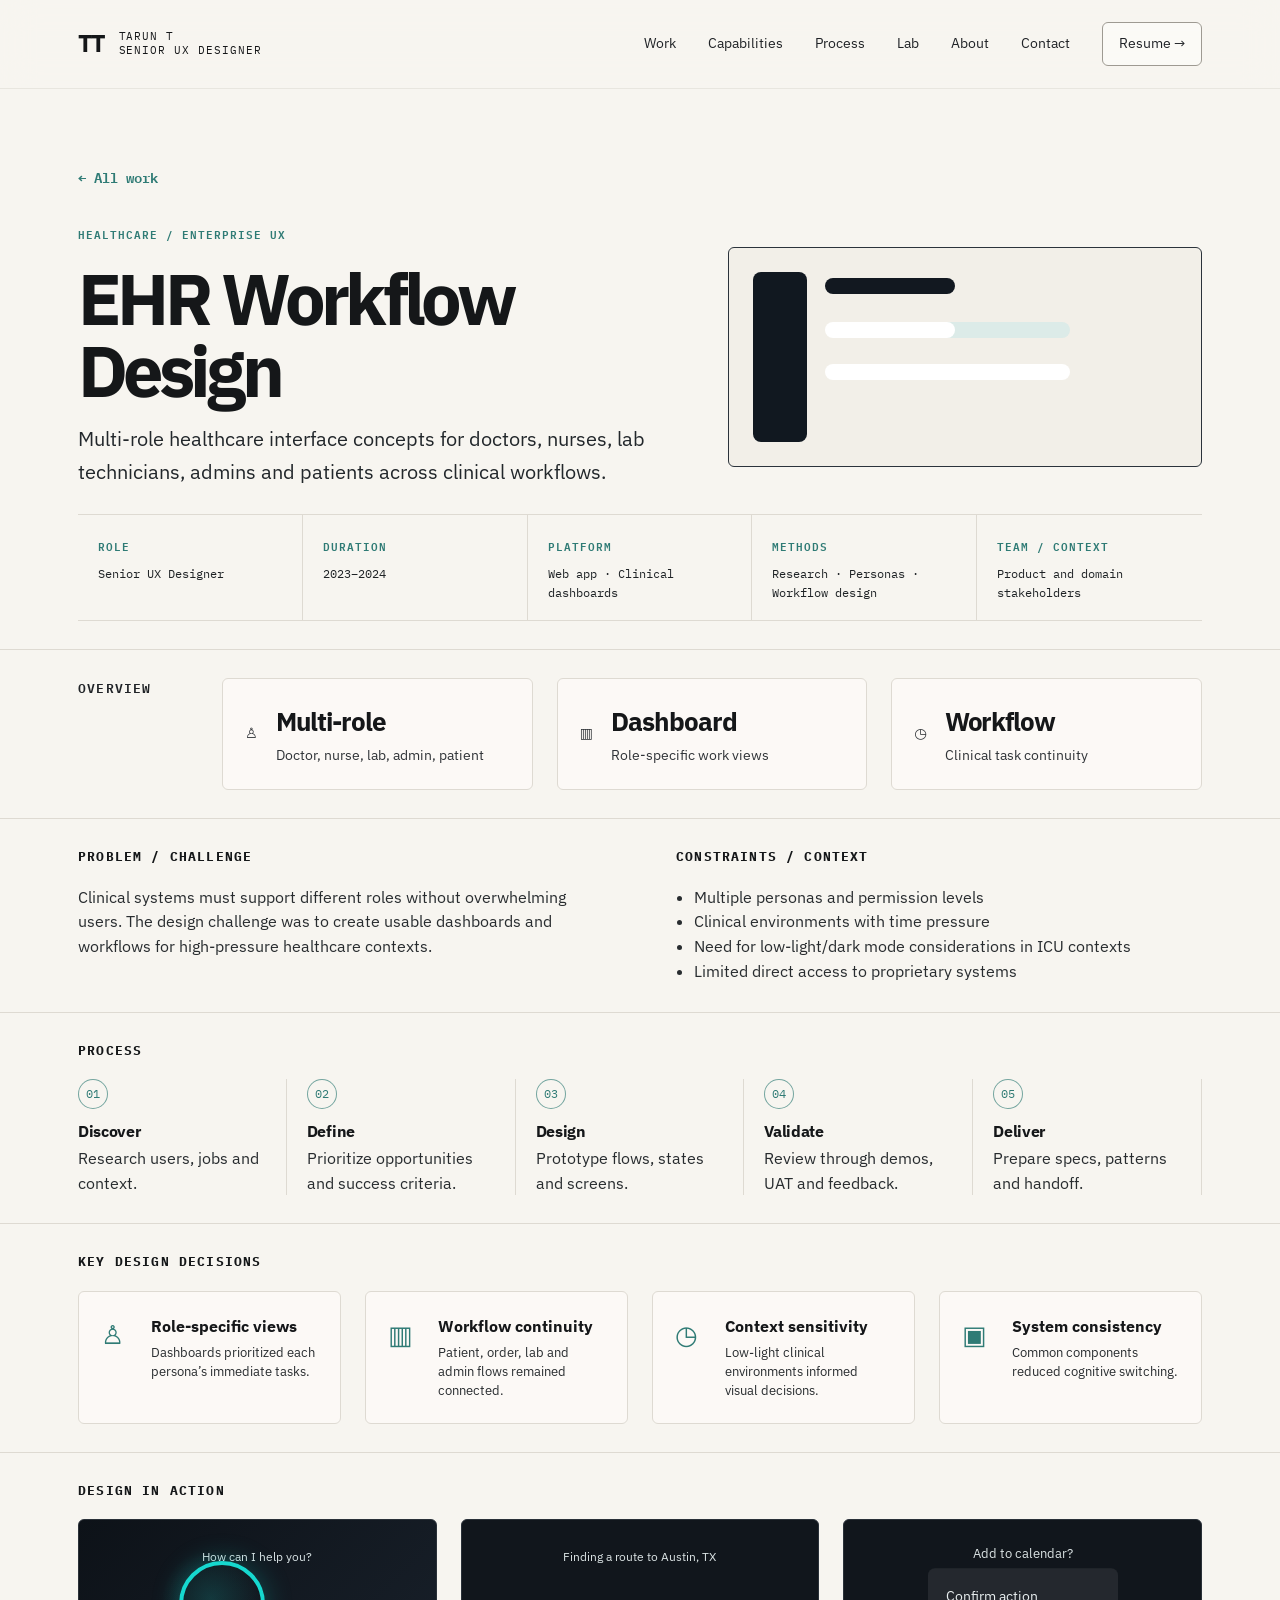
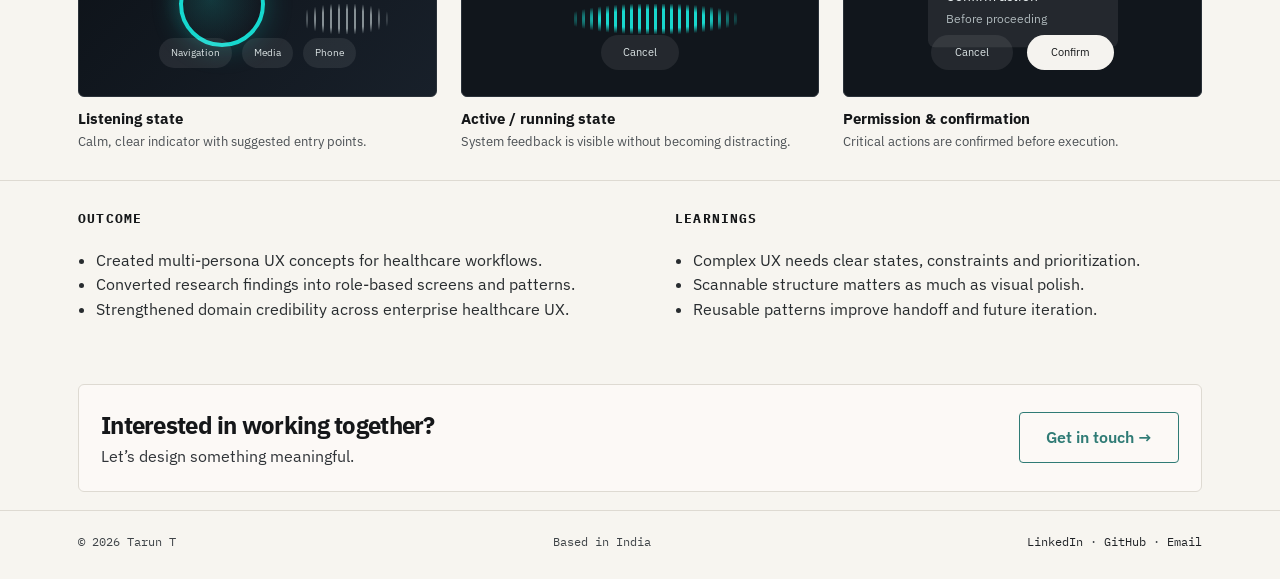
<file: case-ehr.html>
<!doctype html>
<html lang="en">
 <head>
  <meta charset="utf-8"/>
  <meta content="width=device-width,initial-scale=1" name="viewport"/>
  <title>
   EHR Workflow Design &mdash; Tarun T
  </title>
  <link href="https://fonts.googleapis.com" rel="preconnect"/>
  <link crossorigin="" href="https://fonts.gstatic.com" rel="preconnect"/>
  <link href="https://fonts.googleapis.com/css2?family=IBM+Plex+Mono:wght@400;500;600&amp;family=IBM+Plex+Sans:wght@400;500;600;700&amp;display=swap" rel="stylesheet"/>
  <link href="assets/styles.css" rel="stylesheet"/>
 </head>
 <body>
  <header class="site-header">
   <div class="header-inner">
    <a class="brand" href="index.html">
     <span class="brand-mark">
      TT
     </span>
     <span class="brand-copy">
      Tarun T
      <br/>
      Senior UX Designer
     </span>
    </a>
    <nav class="nav">
     <a href="index.html#work">
      Work
     </a>
     <a href="index.html#capabilities">
      Capabilities
     </a>
     <a href="index.html#process">
      Process
     </a>
     <a href="index.html#lab">
      Lab
     </a>
     <a href="index.html#about">
      About
     </a>
     <a href="index.html#contact">
      Contact
     </a>
     <a class="resume-btn" href="resume.pdf">
      Resume &rarr;
     </a>
    </nav>
   </div>
  </header>
  <main class="case-main">
   <section class="case-hero">
    <div class="wrap">
     <a class="back-link" href="index.html#work">
      &larr; All work
     </a>
     <div class="case-hero-grid">
      <div>
       <div class="eyebrow">
        HEALTHCARE / ENTERPRISE UX
       </div>
       <h1>
        EHR Workflow Design
       </h1>
       <p class="case-summary">
        Multi-role healthcare interface concepts for doctors, nurses, lab technicians, admins and patients across clinical workflows.
       </p>
      </div>
      <div class="case-cover preview-ehr">
      </div>
     </div>
     <div class="case-meta">
      <div class="meta-item">
       <span class="meta-label">
        Role
       </span>
       <p>
        Senior UX Designer
       </p>
      </div>
      <div class="meta-item">
       <span class="meta-label">
        Duration
       </span>
       <p>
        2023&ndash;2024
       </p>
      </div>
      <div class="meta-item">
       <span class="meta-label">
        Platform
       </span>
       <p>
        Web app &middot; Clinical dashboards
       </p>
      </div>
      <div class="meta-item">
       <span class="meta-label">
        Methods
       </span>
       <p>
        Research &middot; Personas &middot; Workflow design
       </p>
      </div>
      <div class="meta-item">
       <span class="meta-label">
        Team / Context
       </span>
       <p>
        Product and domain stakeholders
       </p>
      </div>
     </div>
    </div>
   </section>
   <section class="case-section">
    <div class="wrap overview">
     <h2 class="section-title">
      Overview
     </h2>
     <article class="stat-card">
      <span class="stat-icon">
       ♙
      </span>
      <div>
       <strong>
        Multi-role
       </strong>
       <span>
        Doctor, nurse, lab, admin, patient
       </span>
      </div>
     </article>
     <article class="stat-card">
      <span class="stat-icon">
       ▥
      </span>
      <div>
       <strong>
        Dashboard
       </strong>
       <span>
        Role-specific work views
       </span>
      </div>
     </article>
     <article class="stat-card">
      <span class="stat-icon">
       ◷
      </span>
      <div>
       <strong>
        Workflow
       </strong>
       <span>
        Clinical task continuity
       </span>
      </div>
     </article>
    </div>
   </section>
   <section class="case-section">
    <div class="wrap case-two">
     <div>
      <h2>
       Problem / Challenge
      </h2>
      <p>
       Clinical systems must support different roles without overwhelming users. The design challenge was to create usable dashboards and workflows for high-pressure healthcare contexts.
      </p>
     </div>
     <div>
      <h2>
       Constraints / Context
      </h2>
      <ul>
       <li>
        Multiple personas and permission levels
       </li>
       <li>
        Clinical environments with time pressure
       </li>
       <li>
        Need for low-light/dark mode considerations in ICU contexts
       </li>
       <li>
        Limited direct access to proprietary systems
       </li>
      </ul>
     </div>
    </div>
   </section>
   <section class="case-section">
    <div class="wrap">
     <h2>
      Process
     </h2>
     <div class="case-process">
      <div class="process-step">
       <span class="num">
        01
       </span>
       <h3>
        Discover
       </h3>
       <p>
        Research users, jobs and context.
       </p>
      </div>
      <div class="process-step">
       <span class="num">
        02
       </span>
       <h3>
        Define
       </h3>
       <p>
        Prioritize opportunities and success criteria.
       </p>
      </div>
      <div class="process-step">
       <span class="num">
        03
       </span>
       <h3>
        Design
       </h3>
       <p>
        Prototype flows, states and screens.
       </p>
      </div>
      <div class="process-step">
       <span class="num">
        04
       </span>
       <h3>
        Validate
       </h3>
       <p>
        Review through demos, UAT and feedback.
       </p>
      </div>
      <div class="process-step">
       <span class="num">
        05
       </span>
       <h3>
        Deliver
       </h3>
       <p>
        Prepare specs, patterns and handoff.
       </p>
      </div>
     </div>
    </div>
   </section>
   <section class="case-section">
    <div class="wrap">
     <h2>
      Key Design Decisions
     </h2>
     <div class="decision-grid">
      <article class="decision">
       <span class="stat-icon">
        ♙
       </span>
       <div>
        <h3>
         Role-specific views
        </h3>
        <p>
         Dashboards prioritized each persona&rsquo;s immediate tasks.
        </p>
       </div>
      </article>
      <article class="decision">
       <span class="stat-icon">
        ▥
       </span>
       <div>
        <h3>
         Workflow continuity
        </h3>
        <p>
         Patient, order, lab and admin flows remained connected.
        </p>
       </div>
      </article>
      <article class="decision">
       <span class="stat-icon">
        ◷
       </span>
       <div>
        <h3>
         Context sensitivity
        </h3>
        <p>
         Low-light clinical environments informed visual decisions.
        </p>
       </div>
      </article>
      <article class="decision">
       <span class="stat-icon">
        ▣
       </span>
       <div>
        <h3>
         System consistency
        </h3>
        <p>
         Common components reduced cognitive switching.
        </p>
       </div>
      </article>
     </div>
    </div>
   </section>
   <section class="case-section">
    <div class="wrap">
     <h2>
      Design in Action
     </h2>
     <div class="screen-grid">
      <article class="screen-card">
       <div class="screen listen voice-ui">
        <div class="voice-q">
         How can I help you?
        </div>
        <div class="voice-ring">
        </div>
        <div class="wave">
        </div>
        <div class="voice-chips">
         <span>
          Navigation
         </span>
         <span>
          Media
         </span>
         <span>
          Phone
         </span>
        </div>
       </div>
       <h3>
        Listening state
       </h3>
       <p>
        Calm, clear indicator with suggested entry points.
       </p>
      </article>
      <article class="screen-card">
       <div class="screen speaking">
        <div class="wave">
        </div>
       </div>
       <h3>
        Active / running state
       </h3>
       <p>
        System feedback is visible without becoming distracting.
       </p>
      </article>
      <article class="screen-card">
       <div class="screen prompt">
        <div class="prompt-card">
         Confirm action
         <br/>
         <span style="color:#aeb8bb;font-size:12px">
          Before proceeding
         </span>
        </div>
        <div class="prompt-actions">
         <span>
          Cancel
         </span>
         <span>
          Confirm
         </span>
        </div>
       </div>
       <h3>
        Permission &amp; confirmation
       </h3>
       <p>
        Critical actions are confirmed before execution.
       </p>
      </article>
     </div>
    </div>
   </section>
   <section class="case-section">
    <div class="wrap outcome-grid">
     <div>
      <h2>
       Outcome
      </h2>
      <ul>
       <li>
        Created multi-persona UX concepts for healthcare workflows.
       </li>
       <li>
        Converted research findings into role-based screens and patterns.
       </li>
       <li>
        Strengthened domain credibility across enterprise healthcare UX.
       </li>
      </ul>
     </div>
     <div>
      <h2>
       Learnings
      </h2>
      <ul>
       <li>
        Complex UX needs clear states, constraints and prioritization.
       </li>
       <li>
        Scannable structure matters as much as visual polish.
       </li>
       <li>
        Reusable patterns improve handoff and future iteration.
       </li>
      </ul>
     </div>
    </div>
   </section>
   <section class="cta">
    <div class="wrap">
     <div class="next-row">
      <div>
       <h2>
        Interested in working together?
       </h2>
       <p>
        Let&rsquo;s design something meaningful.
       </p>
      </div>
      <a class="button" href="mailto:your.email@example.com">
       Get in touch &rarr;
      </a>
     </div>
    </div>
   </section>
  </main>
  <footer class="footer">
   <div class="footer-inner wrap">
    <span>
     &copy; 2026 Tarun T
    </span>
    <span>
     Based in India
    </span>
    <span>
     <a href="#">
      LinkedIn
     </a>
     &middot;
     <a href="#">
      GitHub
     </a>
     &middot;
     <a href="mailto:your.email@example.com">
      Email
     </a>
    </span>
   </div>
  </footer>
  <script src="assets/script.js">
  </script>
 </body>
</html>
</file>
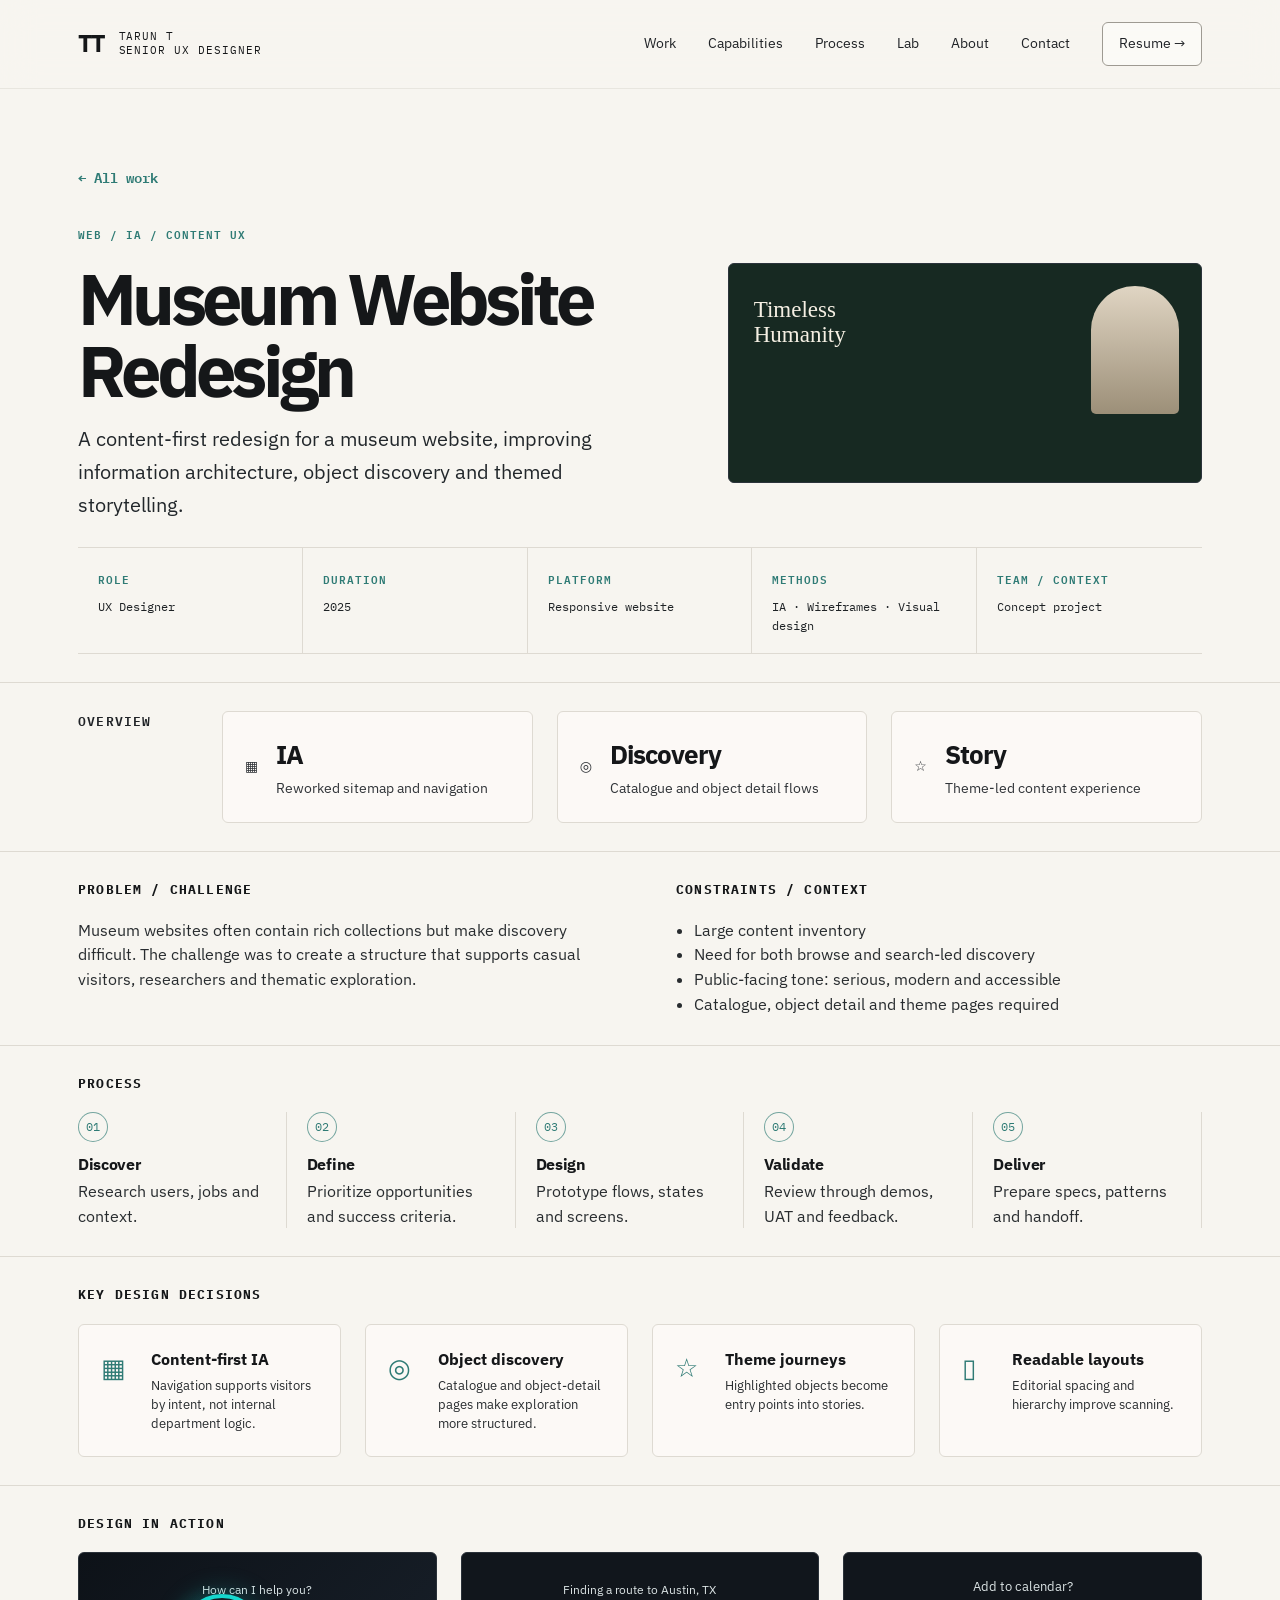
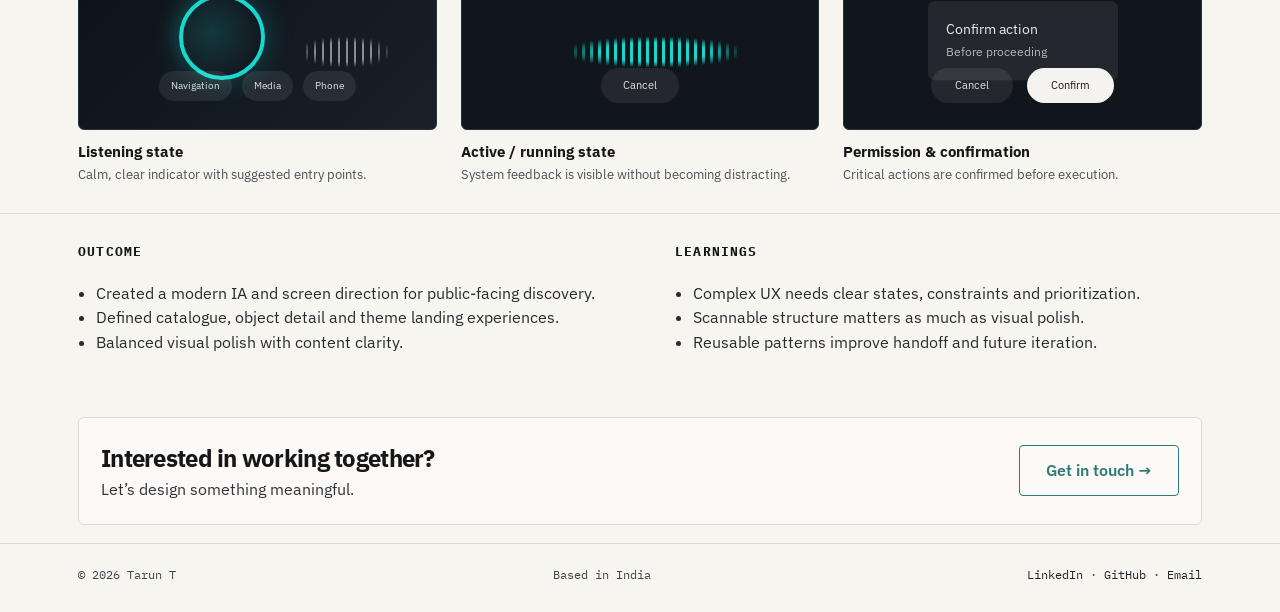
<file: case-museum.html>
<!doctype html>
<html lang="en">
 <head>
  <meta charset="utf-8"/>
  <meta content="width=device-width,initial-scale=1" name="viewport"/>
  <title>
   Museum Website Redesign &mdash; Tarun T
  </title>
  <link href="https://fonts.googleapis.com" rel="preconnect"/>
  <link crossorigin="" href="https://fonts.gstatic.com" rel="preconnect"/>
  <link href="https://fonts.googleapis.com/css2?family=IBM+Plex+Mono:wght@400;500;600&amp;family=IBM+Plex+Sans:wght@400;500;600;700&amp;display=swap" rel="stylesheet"/>
  <link href="assets/styles.css" rel="stylesheet"/>
 </head>
 <body>
  <header class="site-header">
   <div class="header-inner">
    <a class="brand" href="index.html">
     <span class="brand-mark">
      TT
     </span>
     <span class="brand-copy">
      Tarun T
      <br/>
      Senior UX Designer
     </span>
    </a>
    <nav class="nav">
     <a href="index.html#work">
      Work
     </a>
     <a href="index.html#capabilities">
      Capabilities
     </a>
     <a href="index.html#process">
      Process
     </a>
     <a href="index.html#lab">
      Lab
     </a>
     <a href="index.html#about">
      About
     </a>
     <a href="index.html#contact">
      Contact
     </a>
     <a class="resume-btn" href="resume.pdf">
      Resume &rarr;
     </a>
    </nav>
   </div>
  </header>
  <main class="case-main">
   <section class="case-hero">
    <div class="wrap">
     <a class="back-link" href="index.html#work">
      &larr; All work
     </a>
     <div class="case-hero-grid">
      <div>
       <div class="eyebrow">
        WEB / IA / CONTENT UX
       </div>
       <h1>
        Museum Website Redesign
       </h1>
       <p class="case-summary">
        A content-first redesign for a museum website, improving information architecture, object discovery and themed storytelling.
       </p>
      </div>
      <div class="case-cover preview-museum">
      </div>
     </div>
     <div class="case-meta">
      <div class="meta-item">
       <span class="meta-label">
        Role
       </span>
       <p>
        UX Designer
       </p>
      </div>
      <div class="meta-item">
       <span class="meta-label">
        Duration
       </span>
       <p>
        2025
       </p>
      </div>
      <div class="meta-item">
       <span class="meta-label">
        Platform
       </span>
       <p>
        Responsive website
       </p>
      </div>
      <div class="meta-item">
       <span class="meta-label">
        Methods
       </span>
       <p>
        IA &middot; Wireframes &middot; Visual design
       </p>
      </div>
      <div class="meta-item">
       <span class="meta-label">
        Team / Context
       </span>
       <p>
        Concept project
       </p>
      </div>
     </div>
    </div>
   </section>
   <section class="case-section">
    <div class="wrap overview">
     <h2 class="section-title">
      Overview
     </h2>
     <article class="stat-card">
      <span class="stat-icon">
       ▦
      </span>
      <div>
       <strong>
        IA
       </strong>
       <span>
        Reworked sitemap and navigation
       </span>
      </div>
     </article>
     <article class="stat-card">
      <span class="stat-icon">
       ◎
      </span>
      <div>
       <strong>
        Discovery
       </strong>
       <span>
        Catalogue and object detail flows
       </span>
      </div>
     </article>
     <article class="stat-card">
      <span class="stat-icon">
       &star;
      </span>
      <div>
       <strong>
        Story
       </strong>
       <span>
        Theme-led content experience
       </span>
      </div>
     </article>
    </div>
   </section>
   <section class="case-section">
    <div class="wrap case-two">
     <div>
      <h2>
       Problem / Challenge
      </h2>
      <p>
       Museum websites often contain rich collections but make discovery difficult. The challenge was to create a structure that supports casual visitors, researchers and thematic exploration.
      </p>
     </div>
     <div>
      <h2>
       Constraints / Context
      </h2>
      <ul>
       <li>
        Large content inventory
       </li>
       <li>
        Need for both browse and search-led discovery
       </li>
       <li>
        Public-facing tone: serious, modern and accessible
       </li>
       <li>
        Catalogue, object detail and theme pages required
       </li>
      </ul>
     </div>
    </div>
   </section>
   <section class="case-section">
    <div class="wrap">
     <h2>
      Process
     </h2>
     <div class="case-process">
      <div class="process-step">
       <span class="num">
        01
       </span>
       <h3>
        Discover
       </h3>
       <p>
        Research users, jobs and context.
       </p>
      </div>
      <div class="process-step">
       <span class="num">
        02
       </span>
       <h3>
        Define
       </h3>
       <p>
        Prioritize opportunities and success criteria.
       </p>
      </div>
      <div class="process-step">
       <span class="num">
        03
       </span>
       <h3>
        Design
       </h3>
       <p>
        Prototype flows, states and screens.
       </p>
      </div>
      <div class="process-step">
       <span class="num">
        04
       </span>
       <h3>
        Validate
       </h3>
       <p>
        Review through demos, UAT and feedback.
       </p>
      </div>
      <div class="process-step">
       <span class="num">
        05
       </span>
       <h3>
        Deliver
       </h3>
       <p>
        Prepare specs, patterns and handoff.
       </p>
      </div>
     </div>
    </div>
   </section>
   <section class="case-section">
    <div class="wrap">
     <h2>
      Key Design Decisions
     </h2>
     <div class="decision-grid">
      <article class="decision">
       <span class="stat-icon">
        ▦
       </span>
       <div>
        <h3>
         Content-first IA
        </h3>
        <p>
         Navigation supports visitors by intent, not internal department logic.
        </p>
       </div>
      </article>
      <article class="decision">
       <span class="stat-icon">
        ◎
       </span>
       <div>
        <h3>
         Object discovery
        </h3>
        <p>
         Catalogue and object-detail pages make exploration more structured.
        </p>
       </div>
      </article>
      <article class="decision">
       <span class="stat-icon">
        &star;
       </span>
       <div>
        <h3>
         Theme journeys
        </h3>
        <p>
         Highlighted objects become entry points into stories.
        </p>
       </div>
      </article>
      <article class="decision">
       <span class="stat-icon">
        ▯
       </span>
       <div>
        <h3>
         Readable layouts
        </h3>
        <p>
         Editorial spacing and hierarchy improve scanning.
        </p>
       </div>
      </article>
     </div>
    </div>
   </section>
   <section class="case-section">
    <div class="wrap">
     <h2>
      Design in Action
     </h2>
     <div class="screen-grid">
      <article class="screen-card">
       <div class="screen listen voice-ui">
        <div class="voice-q">
         How can I help you?
        </div>
        <div class="voice-ring">
        </div>
        <div class="wave">
        </div>
        <div class="voice-chips">
         <span>
          Navigation
         </span>
         <span>
          Media
         </span>
         <span>
          Phone
         </span>
        </div>
       </div>
       <h3>
        Listening state
       </h3>
       <p>
        Calm, clear indicator with suggested entry points.
       </p>
      </article>
      <article class="screen-card">
       <div class="screen speaking">
        <div class="wave">
        </div>
       </div>
       <h3>
        Active / running state
       </h3>
       <p>
        System feedback is visible without becoming distracting.
       </p>
      </article>
      <article class="screen-card">
       <div class="screen prompt">
        <div class="prompt-card">
         Confirm action
         <br/>
         <span style="color:#aeb8bb;font-size:12px">
          Before proceeding
         </span>
        </div>
        <div class="prompt-actions">
         <span>
          Cancel
         </span>
         <span>
          Confirm
         </span>
        </div>
       </div>
       <h3>
        Permission &amp; confirmation
       </h3>
       <p>
        Critical actions are confirmed before execution.
       </p>
      </article>
     </div>
    </div>
   </section>
   <section class="case-section">
    <div class="wrap outcome-grid">
     <div>
      <h2>
       Outcome
      </h2>
      <ul>
       <li>
        Created a modern IA and screen direction for public-facing discovery.
       </li>
       <li>
        Defined catalogue, object detail and theme landing experiences.
       </li>
       <li>
        Balanced visual polish with content clarity.
       </li>
      </ul>
     </div>
     <div>
      <h2>
       Learnings
      </h2>
      <ul>
       <li>
        Complex UX needs clear states, constraints and prioritization.
       </li>
       <li>
        Scannable structure matters as much as visual polish.
       </li>
       <li>
        Reusable patterns improve handoff and future iteration.
       </li>
      </ul>
     </div>
    </div>
   </section>
   <section class="cta">
    <div class="wrap">
     <div class="next-row">
      <div>
       <h2>
        Interested in working together?
       </h2>
       <p>
        Let&rsquo;s design something meaningful.
       </p>
      </div>
      <a class="button" href="mailto:your.email@example.com">
       Get in touch &rarr;
      </a>
     </div>
    </div>
   </section>
  </main>
  <footer class="footer">
   <div class="footer-inner wrap">
    <span>
     &copy; 2026 Tarun T
    </span>
    <span>
     Based in India
    </span>
    <span>
     <a href="#">
      LinkedIn
     </a>
     &middot;
     <a href="#">
      GitHub
     </a>
     &middot;
     <a href="mailto:your.email@example.com">
      Email
     </a>
    </span>
   </div>
  </footer>
  <script src="assets/script.js">
  </script>
 </body>
</html>
</file>
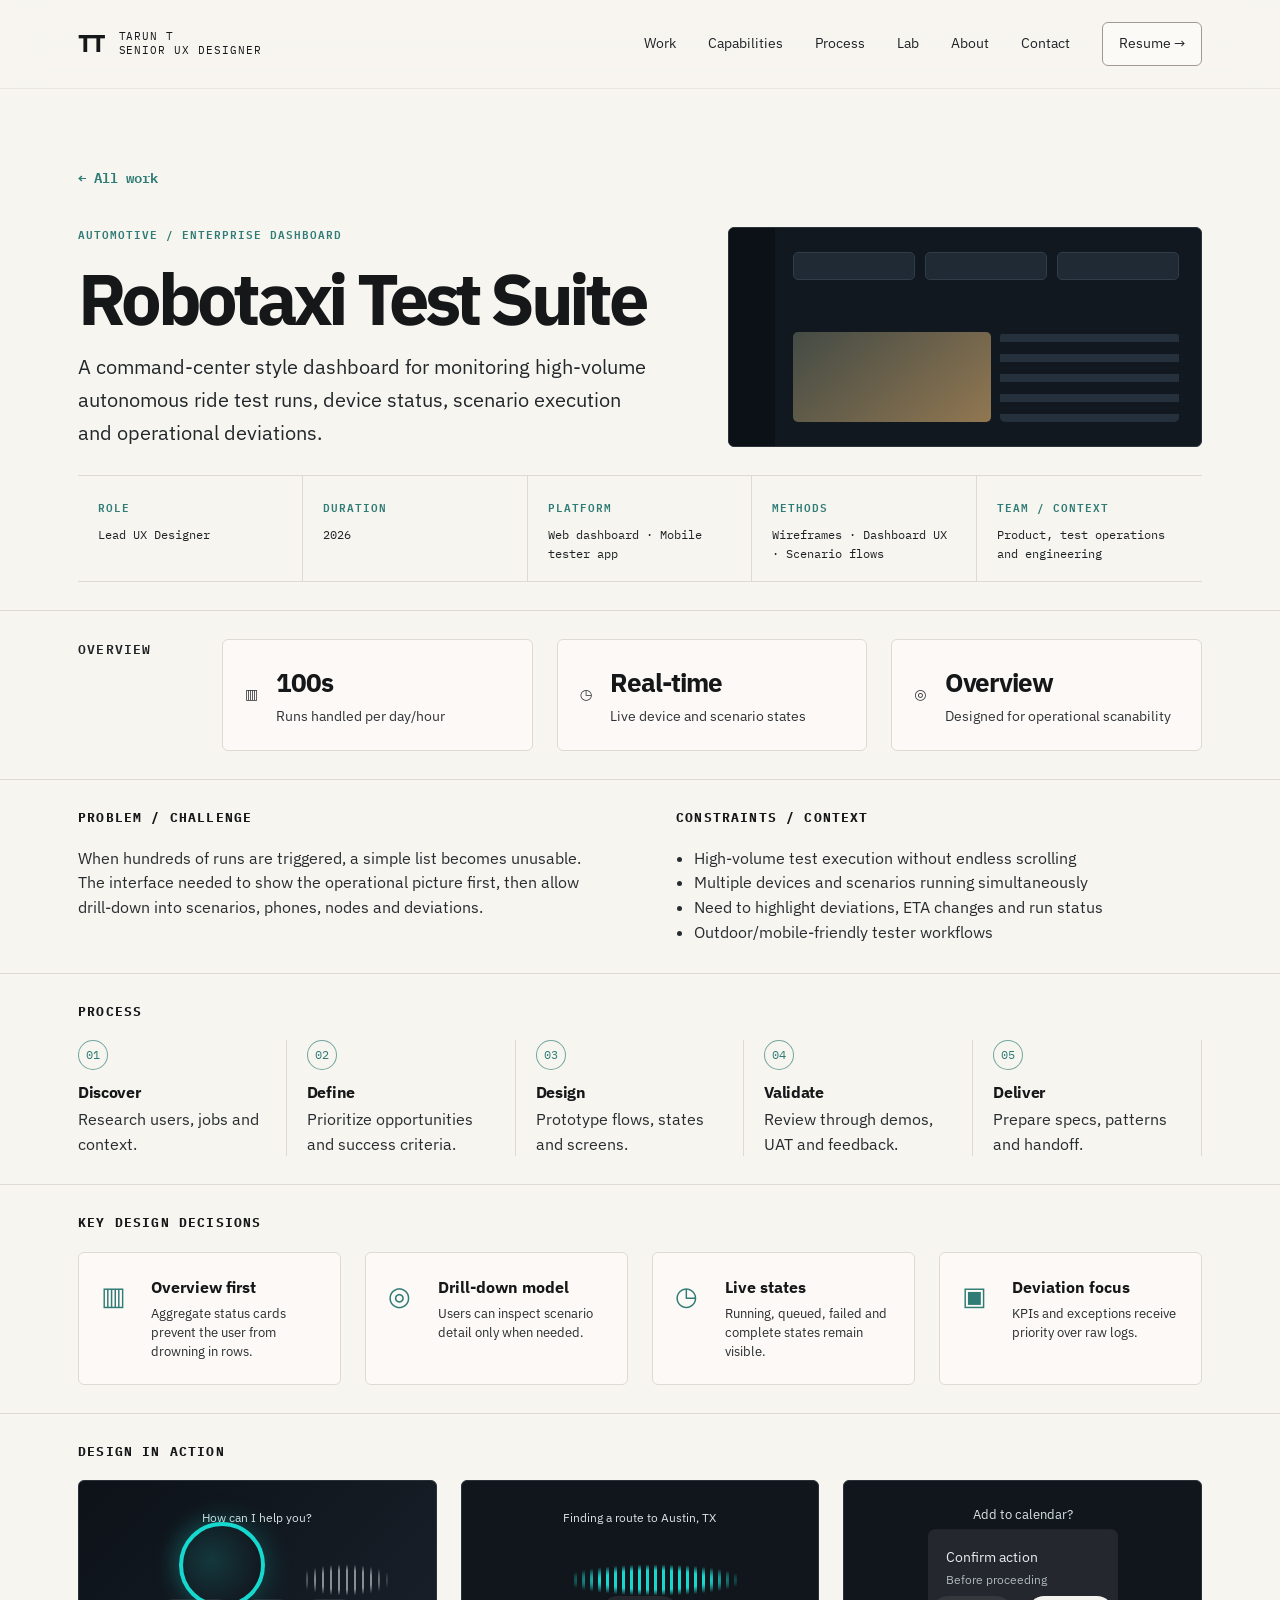
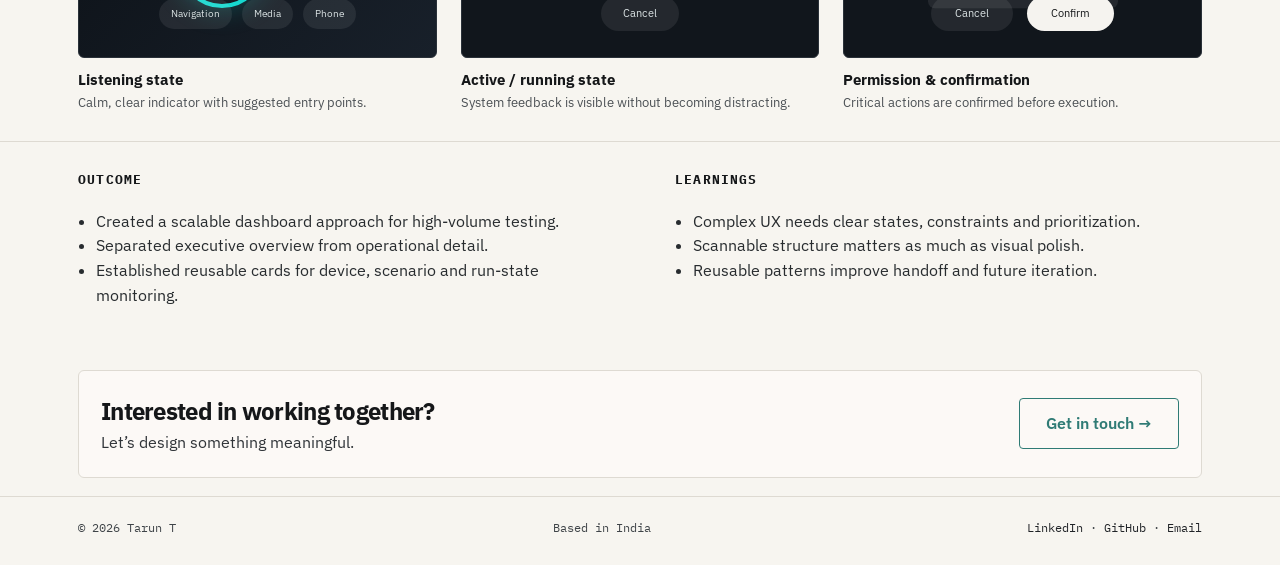
<file: case-robotaxi.html>
<!doctype html>
<html lang="en">
 <head>
  <meta charset="utf-8"/>
  <meta content="width=device-width,initial-scale=1" name="viewport"/>
  <title>
   Robotaxi Test Suite &mdash; Tarun T
  </title>
  <link href="https://fonts.googleapis.com" rel="preconnect"/>
  <link crossorigin="" href="https://fonts.gstatic.com" rel="preconnect"/>
  <link href="https://fonts.googleapis.com/css2?family=IBM+Plex+Mono:wght@400;500;600&amp;family=IBM+Plex+Sans:wght@400;500;600;700&amp;display=swap" rel="stylesheet"/>
  <link href="assets/styles.css" rel="stylesheet"/>
 </head>
 <body>
  <header class="site-header">
   <div class="header-inner">
    <a class="brand" href="index.html">
     <span class="brand-mark">
      TT
     </span>
     <span class="brand-copy">
      Tarun T
      <br/>
      Senior UX Designer
     </span>
    </a>
    <nav class="nav">
     <a href="index.html#work">
      Work
     </a>
     <a href="index.html#capabilities">
      Capabilities
     </a>
     <a href="index.html#process">
      Process
     </a>
     <a href="index.html#lab">
      Lab
     </a>
     <a href="index.html#about">
      About
     </a>
     <a href="index.html#contact">
      Contact
     </a>
     <a class="resume-btn" href="resume.pdf">
      Resume &rarr;
     </a>
    </nav>
   </div>
  </header>
  <main class="case-main">
   <section class="case-hero">
    <div class="wrap">
     <a class="back-link" href="index.html#work">
      &larr; All work
     </a>
     <div class="case-hero-grid">
      <div>
       <div class="eyebrow">
        AUTOMOTIVE / ENTERPRISE DASHBOARD
       </div>
       <h1>
        Robotaxi Test Suite
       </h1>
       <p class="case-summary">
        A command-center style dashboard for monitoring high-volume autonomous ride test runs, device status, scenario execution and operational deviations.
       </p>
      </div>
      <div class="case-cover preview-dashboard">
       <div class="dash-top">
        <span>
        </span>
        <span>
        </span>
        <span>
        </span>
       </div>
       <div class="dash-map">
       </div>
       <div class="dash-lines">
       </div>
      </div>
     </div>
     <div class="case-meta">
      <div class="meta-item">
       <span class="meta-label">
        Role
       </span>
       <p>
        Lead UX Designer
       </p>
      </div>
      <div class="meta-item">
       <span class="meta-label">
        Duration
       </span>
       <p>
        2026
       </p>
      </div>
      <div class="meta-item">
       <span class="meta-label">
        Platform
       </span>
       <p>
        Web dashboard &middot; Mobile tester app
       </p>
      </div>
      <div class="meta-item">
       <span class="meta-label">
        Methods
       </span>
       <p>
        Wireframes &middot; Dashboard UX &middot; Scenario flows
       </p>
      </div>
      <div class="meta-item">
       <span class="meta-label">
        Team / Context
       </span>
       <p>
        Product, test operations and engineering
       </p>
      </div>
     </div>
    </div>
   </section>
   <section class="case-section">
    <div class="wrap overview">
     <h2 class="section-title">
      Overview
     </h2>
     <article class="stat-card">
      <span class="stat-icon">
       ▥
      </span>
      <div>
       <strong>
        100s
       </strong>
       <span>
        Runs handled per day/hour
       </span>
      </div>
     </article>
     <article class="stat-card">
      <span class="stat-icon">
       ◷
      </span>
      <div>
       <strong>
        Real-time
       </strong>
       <span>
        Live device and scenario states
       </span>
      </div>
     </article>
     <article class="stat-card">
      <span class="stat-icon">
       ◎
      </span>
      <div>
       <strong>
        Overview
       </strong>
       <span>
        Designed for operational scanability
       </span>
      </div>
     </article>
    </div>
   </section>
   <section class="case-section">
    <div class="wrap case-two">
     <div>
      <h2>
       Problem / Challenge
      </h2>
      <p>
       When hundreds of runs are triggered, a simple list becomes unusable. The interface needed to show the operational picture first, then allow drill-down into scenarios, phones, nodes and deviations.
      </p>
     </div>
     <div>
      <h2>
       Constraints / Context
      </h2>
      <ul>
       <li>
        High-volume test execution without endless scrolling
       </li>
       <li>
        Multiple devices and scenarios running simultaneously
       </li>
       <li>
        Need to highlight deviations, ETA changes and run status
       </li>
       <li>
        Outdoor/mobile-friendly tester workflows
       </li>
      </ul>
     </div>
    </div>
   </section>
   <section class="case-section">
    <div class="wrap">
     <h2>
      Process
     </h2>
     <div class="case-process">
      <div class="process-step">
       <span class="num">
        01
       </span>
       <h3>
        Discover
       </h3>
       <p>
        Research users, jobs and context.
       </p>
      </div>
      <div class="process-step">
       <span class="num">
        02
       </span>
       <h3>
        Define
       </h3>
       <p>
        Prioritize opportunities and success criteria.
       </p>
      </div>
      <div class="process-step">
       <span class="num">
        03
       </span>
       <h3>
        Design
       </h3>
       <p>
        Prototype flows, states and screens.
       </p>
      </div>
      <div class="process-step">
       <span class="num">
        04
       </span>
       <h3>
        Validate
       </h3>
       <p>
        Review through demos, UAT and feedback.
       </p>
      </div>
      <div class="process-step">
       <span class="num">
        05
       </span>
       <h3>
        Deliver
       </h3>
       <p>
        Prepare specs, patterns and handoff.
       </p>
      </div>
     </div>
    </div>
   </section>
   <section class="case-section">
    <div class="wrap">
     <h2>
      Key Design Decisions
     </h2>
     <div class="decision-grid">
      <article class="decision">
       <span class="stat-icon">
        ▥
       </span>
       <div>
        <h3>
         Overview first
        </h3>
        <p>
         Aggregate status cards prevent the user from drowning in rows.
        </p>
       </div>
      </article>
      <article class="decision">
       <span class="stat-icon">
        ◎
       </span>
       <div>
        <h3>
         Drill-down model
        </h3>
        <p>
         Users can inspect scenario detail only when needed.
        </p>
       </div>
      </article>
      <article class="decision">
       <span class="stat-icon">
        ◷
       </span>
       <div>
        <h3>
         Live states
        </h3>
        <p>
         Running, queued, failed and complete states remain visible.
        </p>
       </div>
      </article>
      <article class="decision">
       <span class="stat-icon">
        ▣
       </span>
       <div>
        <h3>
         Deviation focus
        </h3>
        <p>
         KPIs and exceptions receive priority over raw logs.
        </p>
       </div>
      </article>
     </div>
    </div>
   </section>
   <section class="case-section">
    <div class="wrap">
     <h2>
      Design in Action
     </h2>
     <div class="screen-grid">
      <article class="screen-card">
       <div class="screen listen voice-ui">
        <div class="voice-q">
         How can I help you?
        </div>
        <div class="voice-ring">
        </div>
        <div class="wave">
        </div>
        <div class="voice-chips">
         <span>
          Navigation
         </span>
         <span>
          Media
         </span>
         <span>
          Phone
         </span>
        </div>
       </div>
       <h3>
        Listening state
       </h3>
       <p>
        Calm, clear indicator with suggested entry points.
       </p>
      </article>
      <article class="screen-card">
       <div class="screen speaking">
        <div class="wave">
        </div>
       </div>
       <h3>
        Active / running state
       </h3>
       <p>
        System feedback is visible without becoming distracting.
       </p>
      </article>
      <article class="screen-card">
       <div class="screen prompt">
        <div class="prompt-card">
         Confirm action
         <br/>
         <span style="color:#aeb8bb;font-size:12px">
          Before proceeding
         </span>
        </div>
        <div class="prompt-actions">
         <span>
          Cancel
         </span>
         <span>
          Confirm
         </span>
        </div>
       </div>
       <h3>
        Permission &amp; confirmation
       </h3>
       <p>
        Critical actions are confirmed before execution.
       </p>
      </article>
     </div>
    </div>
   </section>
   <section class="case-section">
    <div class="wrap outcome-grid">
     <div>
      <h2>
       Outcome
      </h2>
      <ul>
       <li>
        Created a scalable dashboard approach for high-volume testing.
       </li>
       <li>
        Separated executive overview from operational detail.
       </li>
       <li>
        Established reusable cards for device, scenario and run-state monitoring.
       </li>
      </ul>
     </div>
     <div>
      <h2>
       Learnings
      </h2>
      <ul>
       <li>
        Complex UX needs clear states, constraints and prioritization.
       </li>
       <li>
        Scannable structure matters as much as visual polish.
       </li>
       <li>
        Reusable patterns improve handoff and future iteration.
       </li>
      </ul>
     </div>
    </div>
   </section>
   <section class="cta">
    <div class="wrap">
     <div class="next-row">
      <div>
       <h2>
        Interested in working together?
       </h2>
       <p>
        Let&rsquo;s design something meaningful.
       </p>
      </div>
      <a class="button" href="mailto:your.email@example.com">
       Get in touch &rarr;
      </a>
     </div>
    </div>
   </section>
  </main>
  <footer class="footer">
   <div class="footer-inner wrap">
    <span>
     &copy; 2026 Tarun T
    </span>
    <span>
     Based in India
    </span>
    <span>
     <a href="#">
      LinkedIn
     </a>
     &middot;
     <a href="#">
      GitHub
     </a>
     &middot;
     <a href="mailto:your.email@example.com">
      Email
     </a>
    </span>
   </div>
  </footer>
  <script src="assets/script.js">
  </script>
 </body>
</html>
</file>
<file: assets/styles.css>
/* Structured Minimalism portfolio — GitHub Pages ready */ :root {
   --bg:#f7f5f0;
   --surface:#fffdfa;
   --surface-2:#f0ece3;
   --text:#151719;
   --muted:#5f6368;
   --faint:#8a8f98;
   --border:#dedad2;
   --accent:#2f7b75;
   --accent-2:#dcebe8;
   --dark:#11161c;
   --dark-2:#171e25;
   --radius:14px;
   --radius-lg:20px;
   --max:1180px;
   --sans:'IBM Plex Sans',Inter,system-ui,-apple-system,Segoe UI,sans-serif;
   --mono:'IBM Plex Mono','SFMono-Regular',Consolas,monospace
}

* {
  box-sizing:border-box
}

html {
  scroll-behavior:smooth
}

body {
  margin:0;
  background:var(--bg);
  color:var(--text);
  font-family:var(--sans);
  line-height:1.55;
  -webkit-font-smoothing:antialiased
}

a {
  color:inherit;
  text-decoration:none
}

img {
  max-width:100%;
  display:block
}

.wrap {
  max-width:var(--max);
  margin:auto;
  padding:0 28px
}

.hairline {
  border-top:1px solid var(--border)
}

.site-header {
  position:sticky;
  top:0;
  z-index:20;
  background:rgba(247,245,240,.88);
  backdrop-filter:blur(18px);
  border-bottom:1px solid rgba(222,218,210,.6)
}

.header-inner {
  max-width:var(--max);
  margin:auto;
  padding:22px 28px;
  display:flex;
  align-items:center;
  justify-content:space-between;
  gap:28px
}

.brand {
  display:flex;
  align-items:center;
  gap:14px
}

.brand-mark {
  font-weight:700;
  font-size:25px;
  letter-spacing:-.07em
}

.brand-copy {
  font-family:var(--mono);
  font-size:11px;
  line-height:1.25;
  letter-spacing:.09em;
  text-transform:uppercase
}

.nav {
  display:flex;
  align-items:center;
  gap:32px;
  font-size:14px
}

.nav a {
  color:#202327
}

.nav a:hover {
  color:var(--accent)
}

.resume-btn {
  border:1px solid #9e9a92;
  border-radius:6px;
  padding:10px 16px;
  background:rgba(255,255,255,.46)
}

.hero {
  padding:72px 0 30px
}

.hero-grid {
  display:grid;
  grid-template-columns:1.05fr .95fr;
  gap:80px;
  align-items:end
}

.hero h1 {
  margin:0;
  font-size:clamp(48px,6.6vw,86px);
  line-height:.98;
  letter-spacing:-.075em;
  max-width:590px
}

.accent-dot {
  color:var(--accent)
}

.hero-copy {
  font-size:20px;
  line-height:1.7;
  color:#2e3236;
  max-width:480px;
  margin:0 0 12px
}

.meta-row {
  display:grid;
  grid-template-columns:.8fr 1.35fr 1.35fr;
  border-top:1px solid var(--border);
  border-bottom:1px solid var(--border);
  margin-top:44px
}

.meta-item {
  padding:18px 28px;
  display:grid;
  grid-template-columns:28px 1fr;
  gap:12px;
  border-right:1px solid var(--border);
  min-height:88px
}

.meta-item:last-child {
  border-right:0
}

.meta-icon {
  color:var(--accent);
  font-size:18px
}

.meta-label,.eyebrow,.label,.section-title,.back-link,.small-mono {
  font-family:var(--mono);
  font-size:11px;
  letter-spacing:.09em;
  text-transform:uppercase;
  color:var(--accent);
  font-weight:600
}

.meta-item p {
  margin:3px 0 0;
  font-family:var(--mono);
  font-size:13px;
  line-height:1.55;
  color:#2c2f32
}

.section {
  padding:34px 0
}

.section-head {
  display:flex;
  align-items:center;
  justify-content:space-between;
  margin-bottom:20px
}

.section-title {
  color:#202327
}

.view-link {
  font-weight:600;
  color:var(--accent);
  font-size:14px
}

.project-grid {
  display:grid;
  grid-template-columns:repeat(4,1fr);
  gap:18px
}

.project-card {
  background:var(--surface);
  border:1px solid var(--border);
  border-radius:6px;
  overflow:hidden;
  transition:transform .16s ease,border-color .16s ease,box-shadow .16s ease
}

.project-card:hover {
  transform:translateY(-3px);
  border-color:#bbb5aa;
  box-shadow:0 18px 50px rgba(17,22,28,.08)
}

.project-thumb {
  height:184px;
  border-bottom:1px solid var(--border);
  position:relative;
  overflow:hidden;
  background:var(--surface-2)
}

.project-info {
  padding:18px
}

.project-info h3 {
  font-size:21px;
  line-height:1.15;
  margin:7px 0 12px;
  letter-spacing:-.035em
}

.project-info p {
  margin:0;
  color:#303438;
  font-size:15px;
  line-height:1.55
}

.card-meta {
  display:flex;
  gap:16px;
  border-top:1px solid var(--border);
  margin-top:18px;
  padding-top:13px;
  font-family:var(--mono);
  font-size:12px;
  color:#25282b
}

.card-meta span+span {
  border-left:1px solid var(--border);
  padding-left:16px
}

.cap-grid {
  display:grid;
  grid-template-columns:repeat(4,1fr);
  gap:18px
}

.cap-card {
  min-height:170px;
  background:var(--surface);
  border:1px solid var(--border);
  border-radius:6px;
  padding:24px
}

.cap-icon {
  font-size:28px;
  color:var(--accent);
  line-height:1
}

.cap-card h3 {
  font-size:18px;
  margin:14px 0 12px;
  letter-spacing:-.025em
}

.cap-card p {
  font-size:14px;
  color:#303438;
  margin:0
}

.arrow {
  display:inline-block;
  margin-top:17px;
  color:var(--accent);
  font-size:22px
}

.below-grid {
  display:grid;
  grid-template-columns:1.25fr .9fr;
  gap:28px;
  margin-top:18px
}

.panel {
  background:rgba(255,253,250,.62);
  border:1px solid var(--border);
  border-radius:6px;
  padding:24px
}

.process-list {
  display:grid;
  gap:0
}

.process-step {
  display:grid;
  grid-template-columns:44px 1fr;
  gap:18px;
  position:relative;
  padding:0 0 22px
}

.process-step:not(:last-child):before {
  content:'';
  position:absolute;
  left:15px;
  top:32px;
  bottom:0;
  border-left:1px solid rgba(47,123,117,.45)
}

.num {
  width:30px;
  height:30px;
  border:1px solid rgba(47,123,117,.65);
  border-radius:50%;
  display:grid;
  place-items:center;
  font-family:var(--mono);
  font-size:12px;
  color:var(--accent);
  background:var(--bg);
  z-index:1
}

.process-step h3 {
  margin:0 0 2px;
  font-size:18px;
  letter-spacing:-.02em
}

.process-step p {
  margin:0;
  color:#303438;
  font-size:14px
}

.lab-list {
  display:grid;
  gap:14px
}

.lab-item {
  display:grid;
  grid-template-columns:150px 1fr;
  gap:18px;
  padding-bottom:14px;
  border-bottom:1px solid var(--border)
}

.lab-item:last-child {
  border-bottom:0;
  padding-bottom:0
}

.lab-thumb {
  height:86px;
  border-radius:5px;
  background:var(--surface-2);
  border:1px solid var(--border);
  position:relative;
  overflow:hidden
}

.lab-item h3 {
  font-size:18px;
  margin:0 0 4px
}

.lab-item p {
  font-size:13px;
  color:#303438;
  margin:0 0 8px
}

.cta {
  margin:34px 0 18px
}

.cta-card {
  border:1px solid var(--border);
  border-radius:6px;
  background:rgba(255,253,250,.72);
  display:flex;
  align-items:center;
  justify-content:space-between;
  gap:24px;
  padding:24px
}

.cta-left {
  display:flex;
  align-items:center;
  gap:22px
}

.mail-icon {
  width:54px;
  height:54px;
  border-radius:50%;
  background:var(--accent-2);
  display:grid;
  place-items:center;
  color:var(--accent);
  font-size:25px
}

.cta h2 {
  font-size:25px;
  letter-spacing:-.03em;
  margin:0
}

.cta p {
  margin:0;
  color:#303438
}

.button {
  border:1px solid var(--accent);
  color:var(--accent);
  border-radius:4px;
  padding:12px 26px;
  font-weight:600;
  white-space:nowrap
}

.footer {
  border-top:1px solid var(--border);
  padding:22px 0 28px
}

.footer-inner {
  display:flex;
  align-items:center;
  justify-content:space-between;
  color:#3f4448;
  font-family:var(--mono);
  font-size:12px
}

.footer a {
  color:#202327
}

.case-main {
  padding-top:42px
}

.case-hero {
  padding:34px 0 28px
}

.back-link {
  display:inline-flex;
  margin-bottom:38px;
  text-transform:none;
  letter-spacing:0;
  font-size:14px
}

.case-hero-grid {
  display:grid;
  grid-template-columns:1.1fr .9fr;
  gap:70px;
  align-items:center
}

.case-hero h1 {
  font-size:clamp(46px,6vw,72px);
  line-height:1;
  letter-spacing:-.065em;
  margin:20px 0 16px
}

.case-summary {
  font-size:20px;
  line-height:1.65;
  color:#22272b;
  margin:0;
  max-width:610px
}

.case-cover {
  height:220px;
  border-radius:6px;
  background:var(--dark);
  position:relative;
  overflow:hidden;
  border:1px solid #2b333b
}

.case-meta {
  display:grid;
  grid-template-columns:repeat(5,1fr);
  border-top:1px solid var(--border);
  border-bottom:1px solid var(--border);
  margin-top:26px
}

.case-meta .meta-item {
  display:block;
  min-height:auto;
  padding:18px 20px
}

.case-meta p {
  font-family:var(--mono);
  font-size:12px;
  line-height:1.55;
  margin:7px 0 0;
  color:#1e2225
}

.case-section {
  padding:28px 0;
  border-top:1px solid var(--border)
}

.overview {
  display:grid;
  grid-template-columns:120px repeat(3,1fr);
  gap:24px;
  align-items:stretch
}

.stat-card {
  background:rgba(255,253,250,.68);
  border:1px solid var(--border);
  border-radius:6px;
  padding:22px;
  display:flex;
  gap:18px;
  align-items:center
}

.stat-icon {
  color:var(--accent);
  font-size:28px
}

.stat-card strong {
  font-size:26px;
  display:block;
  letter-spacing:-.04em
}

.stat-card span {
  font-size:14px;
  color:#303438
}

.case-two {
  display:grid;
  grid-template-columns:1fr 1fr;
  gap:72px
}

.case-section h2 {
  font-family:var(--mono);
  font-size:13px;
  letter-spacing:.09em;
  text-transform:uppercase;
  margin:0 0 18px
}

.case-section p,.case-section li {
  font-size:16px;
  color:#282c2f
}

.case-section ul {
  margin:8px 0 0;
  padding-left:18px
}

.case-process {
  display:grid;
  grid-template-columns:repeat(5,1fr);
  gap:20px
}

.case-process .process-step {
  display:block;
  padding:0;
  border-right:1px solid var(--border);
  padding-right:18px
}

.case-process .process-step:before {
  display:none
}

.case-process .num {
  margin-bottom:10px
}

.case-process h3 {
  font-size:16px
}

.decision-grid {
  display:grid;
  grid-template-columns:repeat(4,1fr);
  gap:24px
}

.decision {
  background:rgba(255,253,250,.68);
  border:1px solid var(--border);
  border-radius:6px;
  padding:22px;
  display:grid;
  grid-template-columns:36px 1fr;
  gap:14px
}

.decision .stat-icon {
  font-size:26px
}

.decision h3 {
  font-size:16px;
  margin:0 0 6px
}

.decision p {
  font-size:13px;
  line-height:1.45;
  margin:0
}

.screen-grid {
  display:grid;
  grid-template-columns:repeat(3,1fr);
  gap:24px
}

.screen-card h3 {
  font-size:15px;
  margin:10px 0 2px
}

.screen-card p {
  font-size:13px;
  margin:0;
  color:#4b5054
}

.screen {
  height:178px;
  background:var(--dark);
  border-radius:6px;
  position:relative;
  overflow:hidden;
  border:1px solid #2a3139
}

.outcome-grid {
  display:grid;
  grid-template-columns:1fr 1fr;
  gap:70px
}

.next-row {
  display:flex;
  justify-content:space-between;
  align-items:center;
  gap:24px;
  border:1px solid var(--border);
  border-radius:6px;
  padding:22px;
  background:rgba(255,253,250,.68)
}

.next-row h2 {
  font-family:var(--sans);
  font-size:24px;
  letter-spacing:-.03em;
  text-transform:none;
  margin:0
}

.next-row p {
  margin:0;
  color:#303438
}

/* CSS thumbnails */ .voice-ui,.preview-cara {
  background:radial-gradient(circle at 37% 45%,rgba(28,227,216,.16),transparent 20%),linear-gradient(135deg,#0d1218,#18202a)
}

.voice-ring {
  position:absolute;
  width:86px;
  height:86px;
  border-radius:50%;
  border:4px solid #16d8cf;
  left:50%;
  top:48%;
  transform:translate(-50%,-50%);
  box-shadow:0 0 28px rgba(22,216,207,.28)
}

.voice-q {
  position:absolute;
  top:28px;
  left:0;
  right:0;
  text-align:center;
  color:#d8e2e4;
  font-size:12px
}

.wave {
  position:absolute;
  left:62%;
  top:48%;
  width:90px;
  height:30px;
  background:repeating-linear-gradient(90deg,transparent 0 6px,rgba(210,222,224,.6) 6px 8px);
  mask:radial-gradient(ellipse at center,#000 45%,transparent 75%)
}

.voice-chips {
  position:absolute;
  bottom:28px;
  left:0;
  right:0;
  display:flex;
  justify-content:center;
  gap:10px
}

.voice-chips span {
  font-size:10px;
  color:#dbe3e4;
  background:rgba(255,255,255,.08);
  padding:7px 12px;
  border-radius:999px
}

.preview-dashboard {
  background:#111820
}

.preview-dashboard:before {
  content:'';
  position:absolute;
  left:0;
  top:0;
  bottom:0;
  width:46px;
  background:#0c1117
}

.dash-top {
  position:absolute;
  left:64px;
  top:24px;
  right:22px;
  height:28px;
  display:grid;
  grid-template-columns:repeat(3,1fr);
  gap:10px
}

.dash-top span,.dash-box {
  background:#202a34;
  border:1px solid #303c48;
  border-radius:5px
}

.dash-map {
  position:absolute;
  left:64px;
  bottom:24px;
  width:42%;
  height:90px;
  border-radius:5px;
  background:linear-gradient(140deg,#444b45,#917751)
}

.dash-lines {
  position:absolute;
  right:22px;
  bottom:24px;
  width:38%;
  height:90px;
  background:repeating-linear-gradient(0deg,#24313d 0 8px,transparent 8px 20px);
  border-radius:5px
}

.preview-webview {
  background:linear-gradient(#f3f1eb,#ffffff)
}

.phone {
  position:absolute;
  width:92px;
  height:164px;
  border-radius:25px;
  border:7px solid #151719;
  background:#fff;
  top:18px;
  left:42%;
  transform:translateX(-50%);
  box-shadow:20px 18px 30px rgba(17,22,28,.12)
}

.phone:before {
  content:'';
  position:absolute;
  left:16px;
  right:16px;
  top:35px;
  height:16px;
  border-radius:999px;
  background:#e8e5de;
  box-shadow:0 26px 0 #f0ede7,0 52px 0 #f0ede7,0 82px 0 #dcebe8
}

.preview-museum {
  background:#172922
}

.preview-museum:before {
  content:'Timeless\A Humanity';
  white-space:pre;
  position:absolute;
  left:25px;
  top:34px;
  color:#f5efe3;
  font-family:Georgia,serif;
  font-size:23px;
  line-height:1.05
}

.preview-museum:after {
  content:'';
  position:absolute;
  right:22px;
  top:22px;
  width:88px;
  height:128px;
  border-radius:44px 44px 5px 5px;
  background:linear-gradient(#e0d5c3,#9c8f78)
}

.preview-ehr {
  background:#f2efe8
}

.preview-ehr:before {
  content:'';
  position:absolute;
  left:24px;
  top:24px;
  bottom:24px;
  width:54px;
  border-radius:8px;
  background:#111820
}

.preview-ehr:after {
  content:'';
  position:absolute;
  left:96px;
  top:30px;
  width:130px;
  height:16px;
  border-radius:999px;
  background:#121820;
  box-shadow:0 44px 0 #fff,0 86px 0 #fff,115px 44px 0 #dcebe8,115px 86px 0 #fff
}

.listen .voice-ring {
  left:40%
}

.speaking:before {
  content:'Finding a route to Austin, TX';
  position:absolute;
  top:28px;
  left:0;
  right:0;
  text-align:center;
  color:#dbe3e4;
  font-size:12px
}

.speaking .wave {
  left:30%;
  width:170px;
  background:repeating-linear-gradient(90deg,transparent 0 5px,#19d7cd 5px 8px)
}

.speaking:after {
  content:'Cancel';
  position:absolute;
  bottom:26px;
  left:50%;
  transform:translateX(-50%);
  padding:9px 22px;
  border-radius:999px;
  background:rgba(255,255,255,.08);
  color:#dbe3e4;
  font-size:11px
}

.prompt:before {
  content:'Add to calendar?';
  position:absolute;
  top:24px;
  left:0;
  right:0;
  text-align:center;
  color:#dbe3e4;
  font-size:13px
}

.prompt-card {
  position:absolute;
  left:50%;
  top:50%;
  transform:translate(-50%,-50%);
  width:190px;
  background:rgba(255,255,255,.08);
  border-radius:7px;
  padding:18px;
  color:#e8eeef;
  font-size:14px
}

.prompt-actions {
  position:absolute;
  bottom:26px;
  left:0;
  right:0;
  display:flex;
  justify-content:center;
  gap:14px
}

.prompt-actions span {
  font-size:11px;
  border-radius:999px;
  padding:9px 24px;
  background:rgba(255,255,255,.08);
  color:#dbe3e4
}

.prompt-actions span:last-child {
  background:#f5f3ef;
  color:#151719
}

.lab-thumb.voice {
  background:linear-gradient(135deg,#0d1218,#18202a)
}

.lab-thumb.voice:after {
  content:'';
  position:absolute;
  left:24px;
  right:24px;
  top:40px;
  height:18px;
  background:repeating-linear-gradient(90deg,transparent 0 7px,#19d7cd 7px 9px)
}

.lab-thumb.light:after {
  content:'';
  position:absolute;
  inset:18px;
  background:#fff;
  border:1px solid var(--border);
  border-radius:4px;
  box-shadow:55px 0 0 #fff
}

.lab-thumb.tokens {
  background:#151b22
}

.lab-thumb.tokens:after {
  content:'';
  position:absolute;
  left:20px;
  top:18px;
  width:90px;
  height:12px;
  background:#3b4d7b;
  box-shadow:0 22px 0 #2f7b75,70px 0 0 #3b4d7b,70px 22px 0 #2f7b75
}

@media(max-width:980px) {
  .hero-grid,.case-hero-grid,.below-grid,.case-two,.outcome-grid {
    grid-template-columns:1fr
  }
  .project-grid,.cap-grid,.decision-grid,.screen-grid,.case-process {
    grid-template-columns:1fr 1fr
  }
  .case-meta,.meta-row,.overview {
    grid-template-columns:1fr
  }
  .meta-item,.case-meta .meta-item {
    border-right:0;
    border-bottom:1px solid var(--border)
  }
  .meta-item:last-child {
    border-bottom:0
  }
  .nav {
    display:none
  }
  .overview>.section-title {
    margin-bottom:0
  }
  .footer-inner,.cta-card {
    flex-direction:column;
    text-align:center
  }
  .cta-left {
    flex-direction:column
  }
  .case-process .process-step {
    border-right:0;
    border-bottom:1px solid var(--border);
    padding-bottom:18px
  }

}

@media(max-width:640px) {
  .wrap {
    padding:0 18px
  }
  .header-inner {
    padding:16px 18px
  }
  .brand-copy {
    display:none
  }
  .hero {
    padding-top:50px
  }
  .hero h1 {
    font-size:46px
  }
  .project-grid,.cap-grid,.decision-grid,.screen-grid,.case-process {
    grid-template-columns:1fr
  }
  .lab-item {
    grid-template-columns:1fr
  }
  .project-thumb {
    height:170px
  }
  .section {
    padding:28px 0
  }
  .case-hero h1 {
    font-size:43px
  }
  .case-meta {
    margin-top:26px
  }
  .overview {
    gap:14px
  }
  .case-two {
    gap:28px
  }
  .case-cover {
    height:180px
  }

}
</file>
